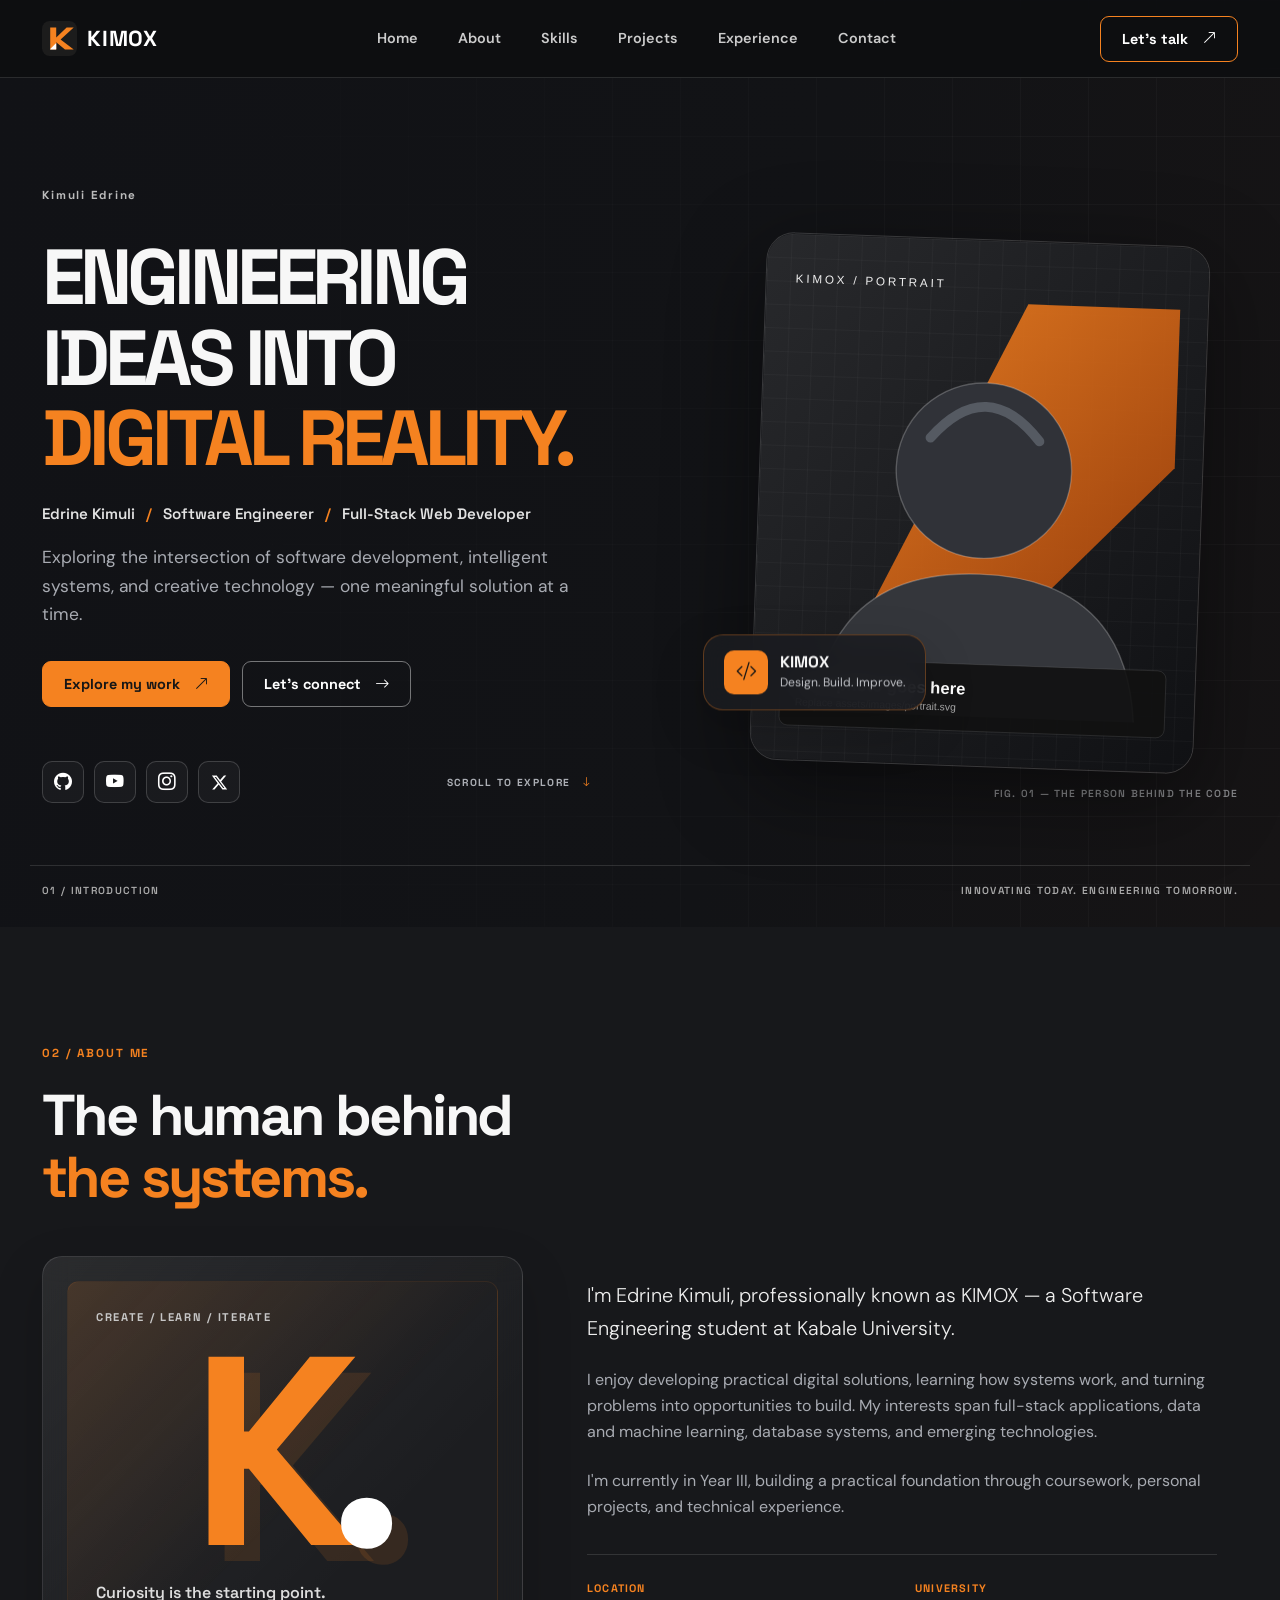
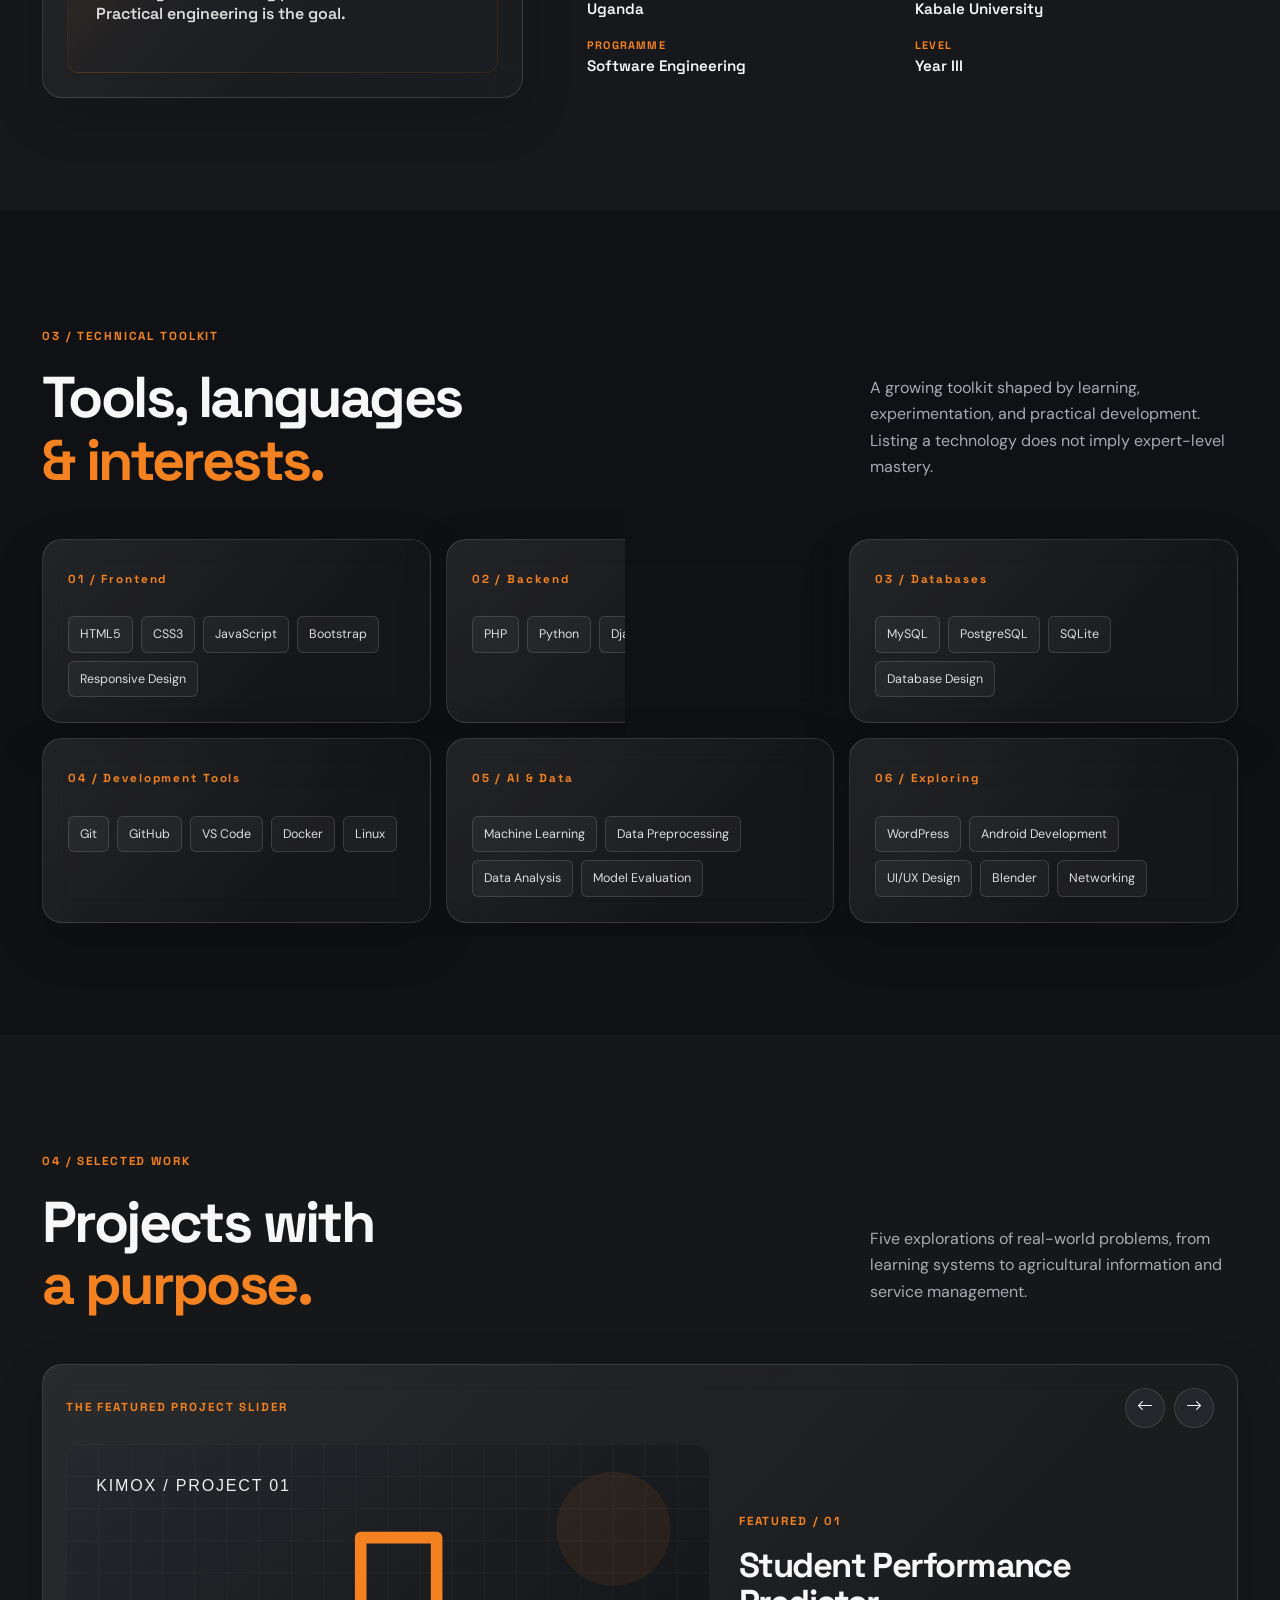
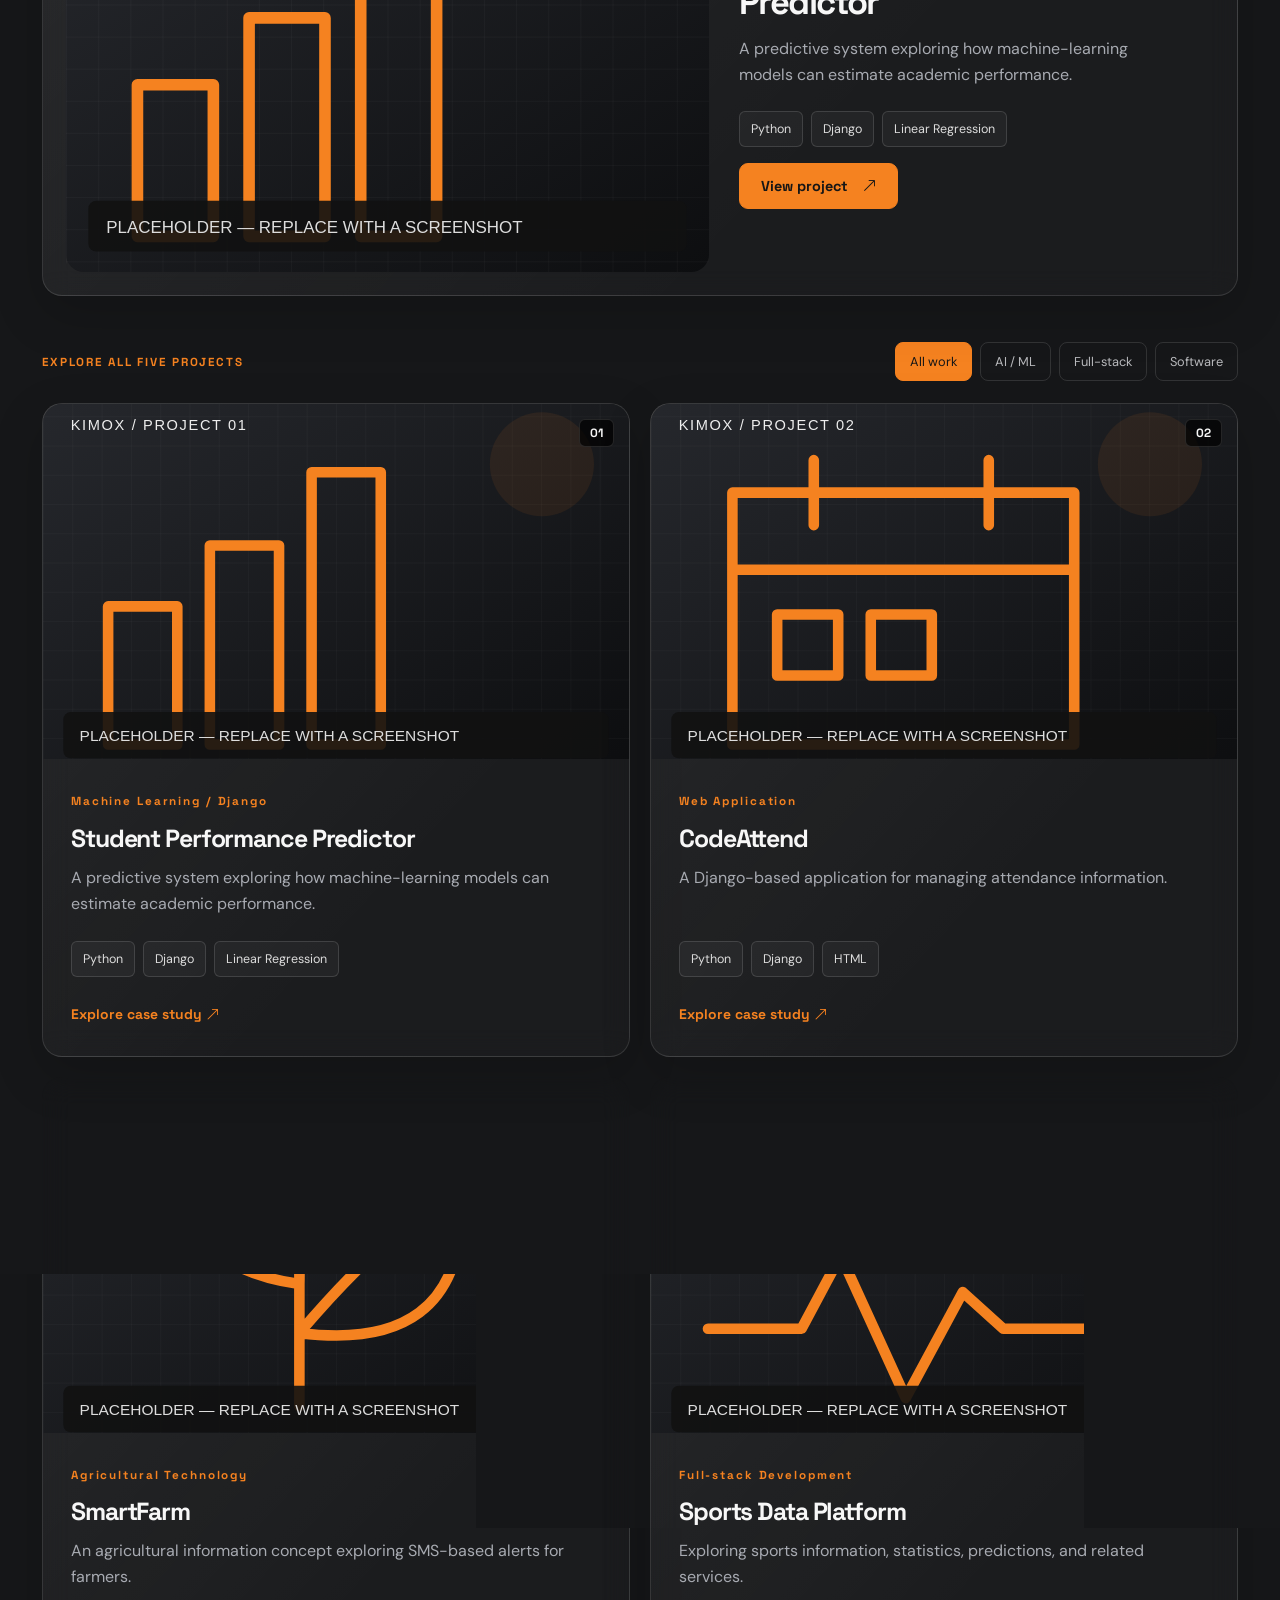
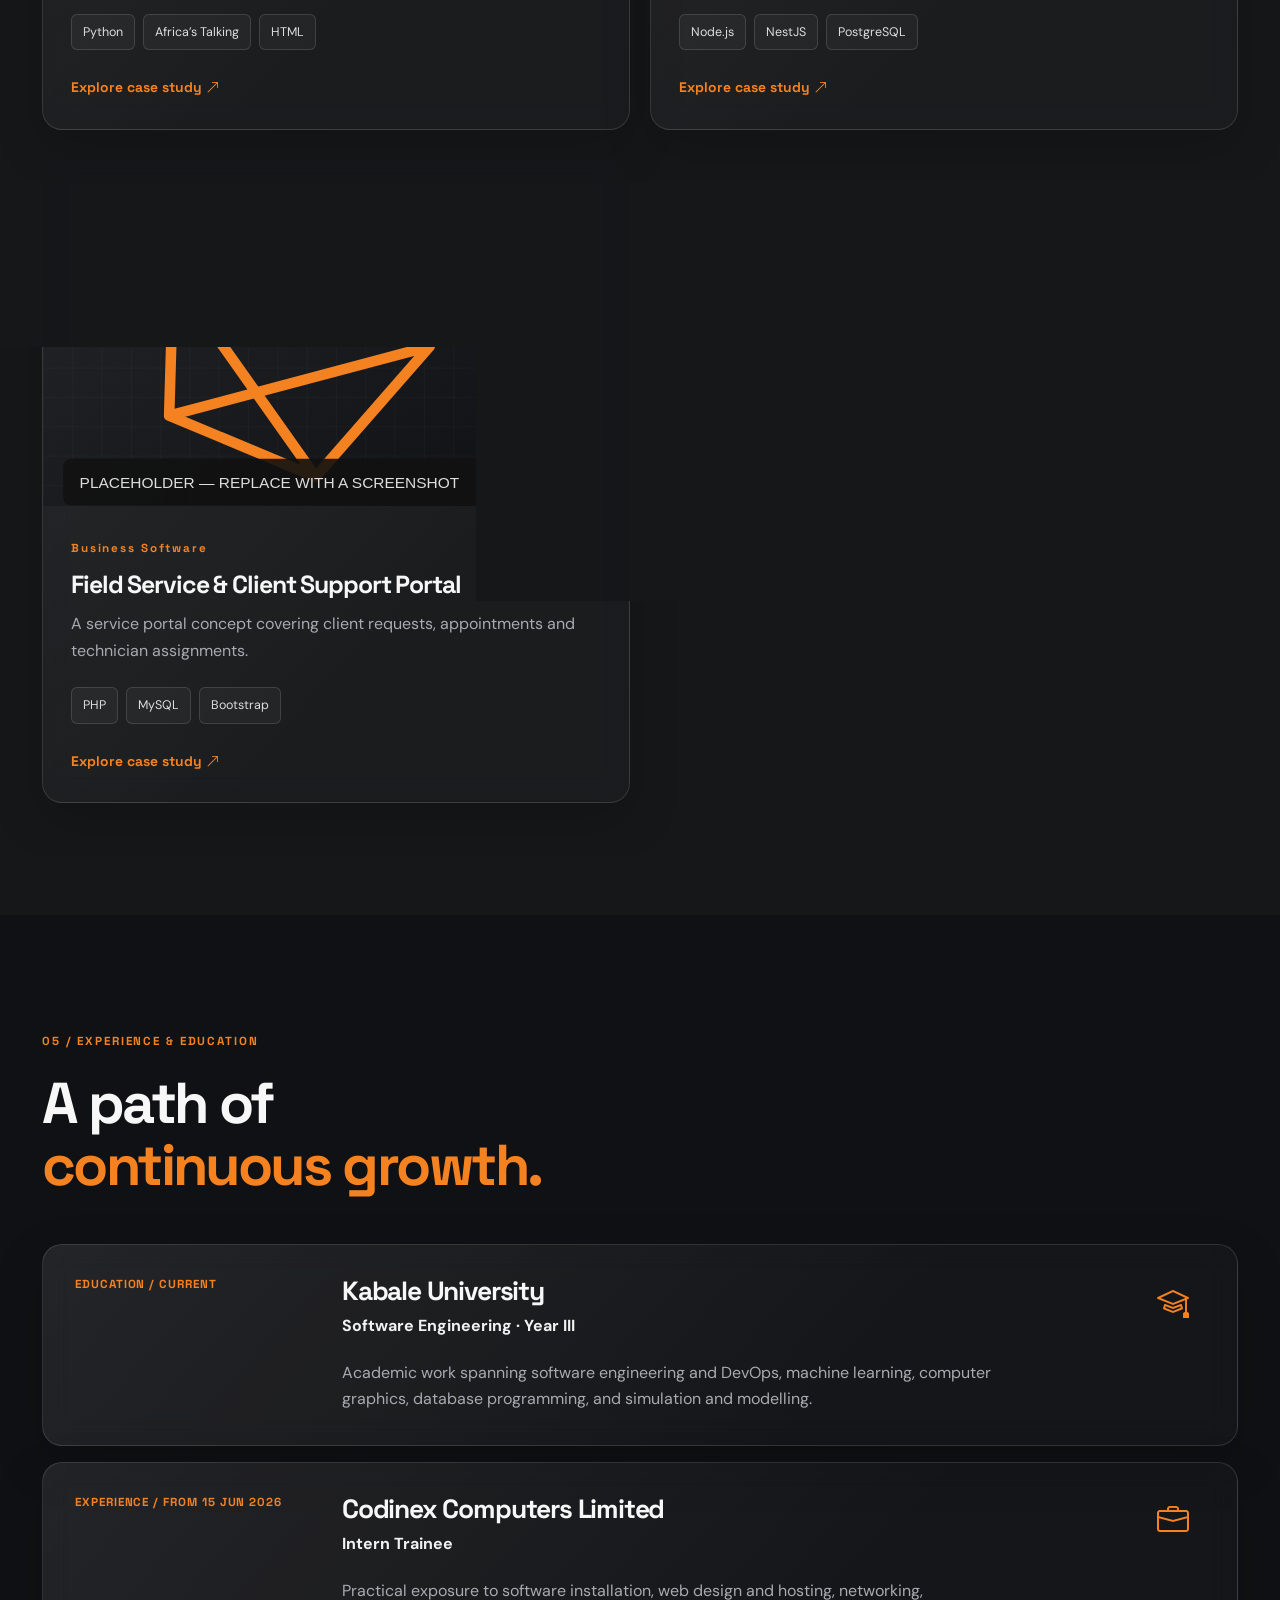
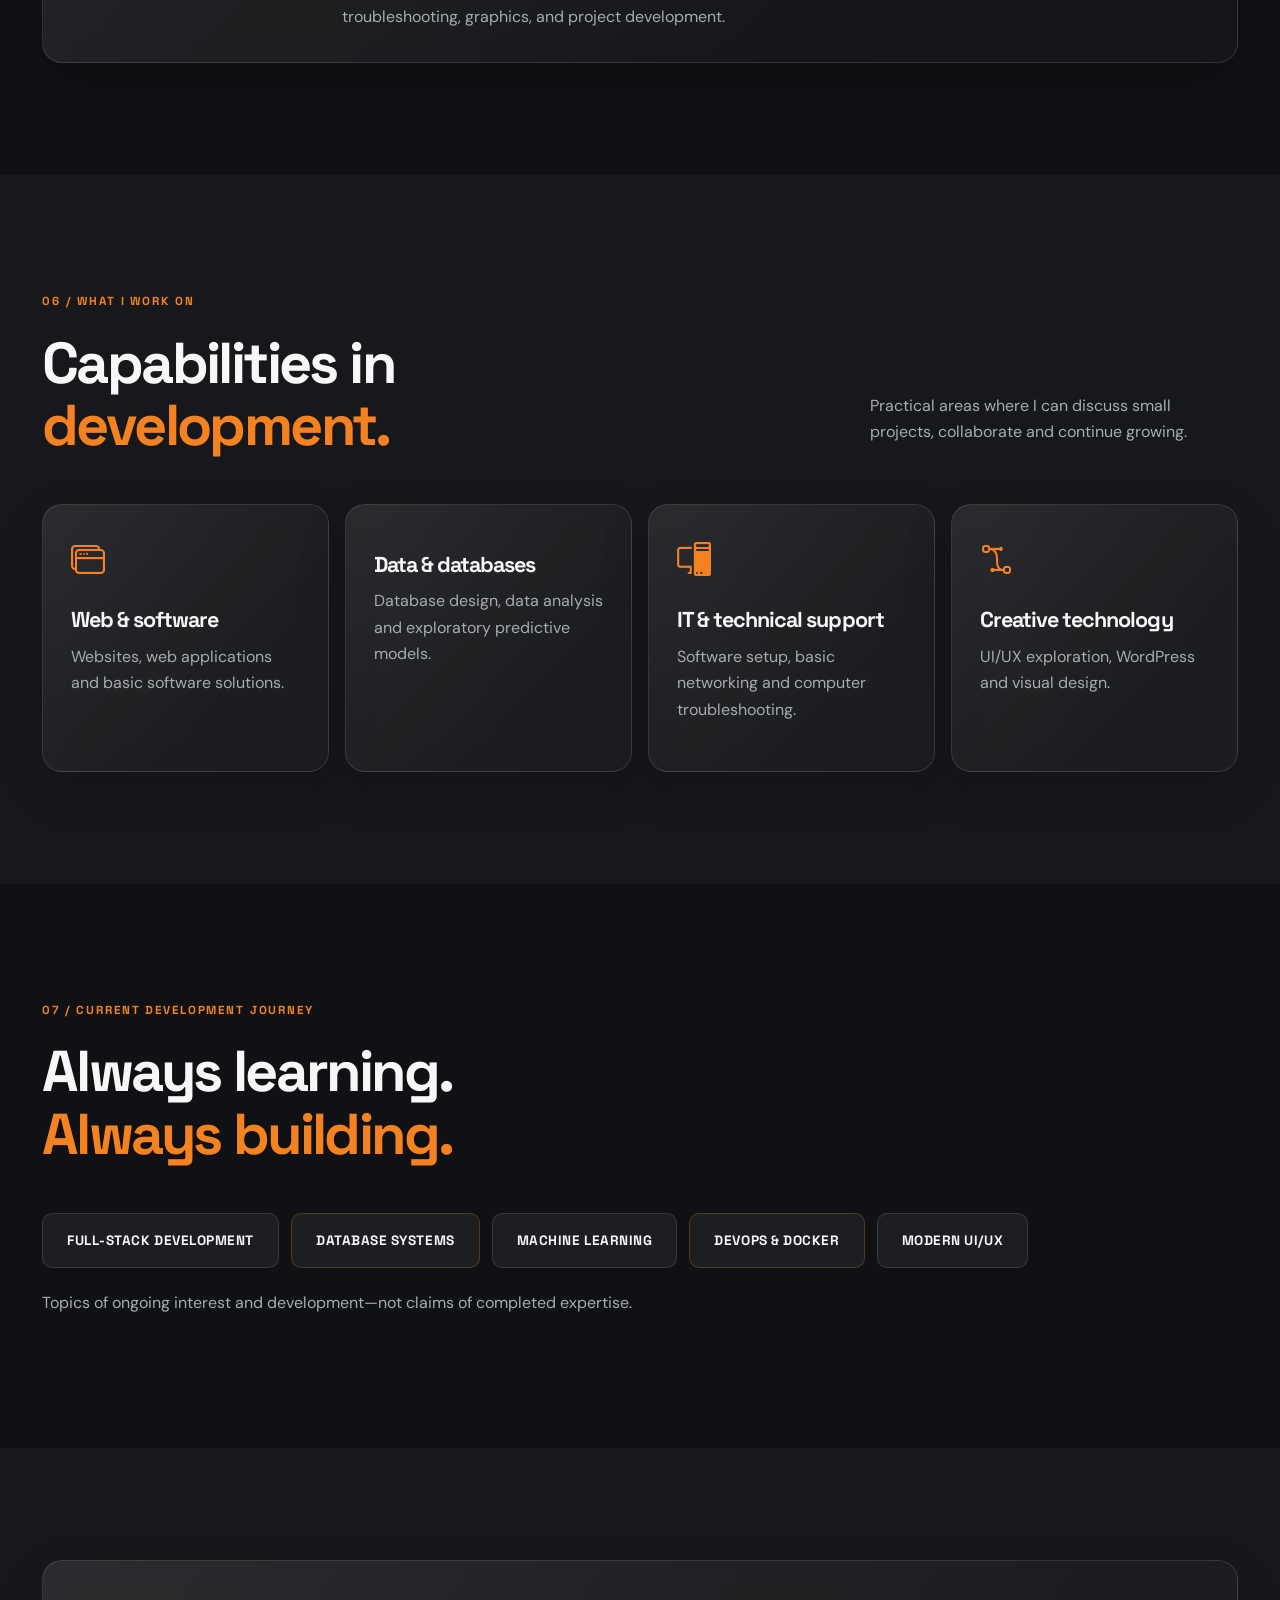
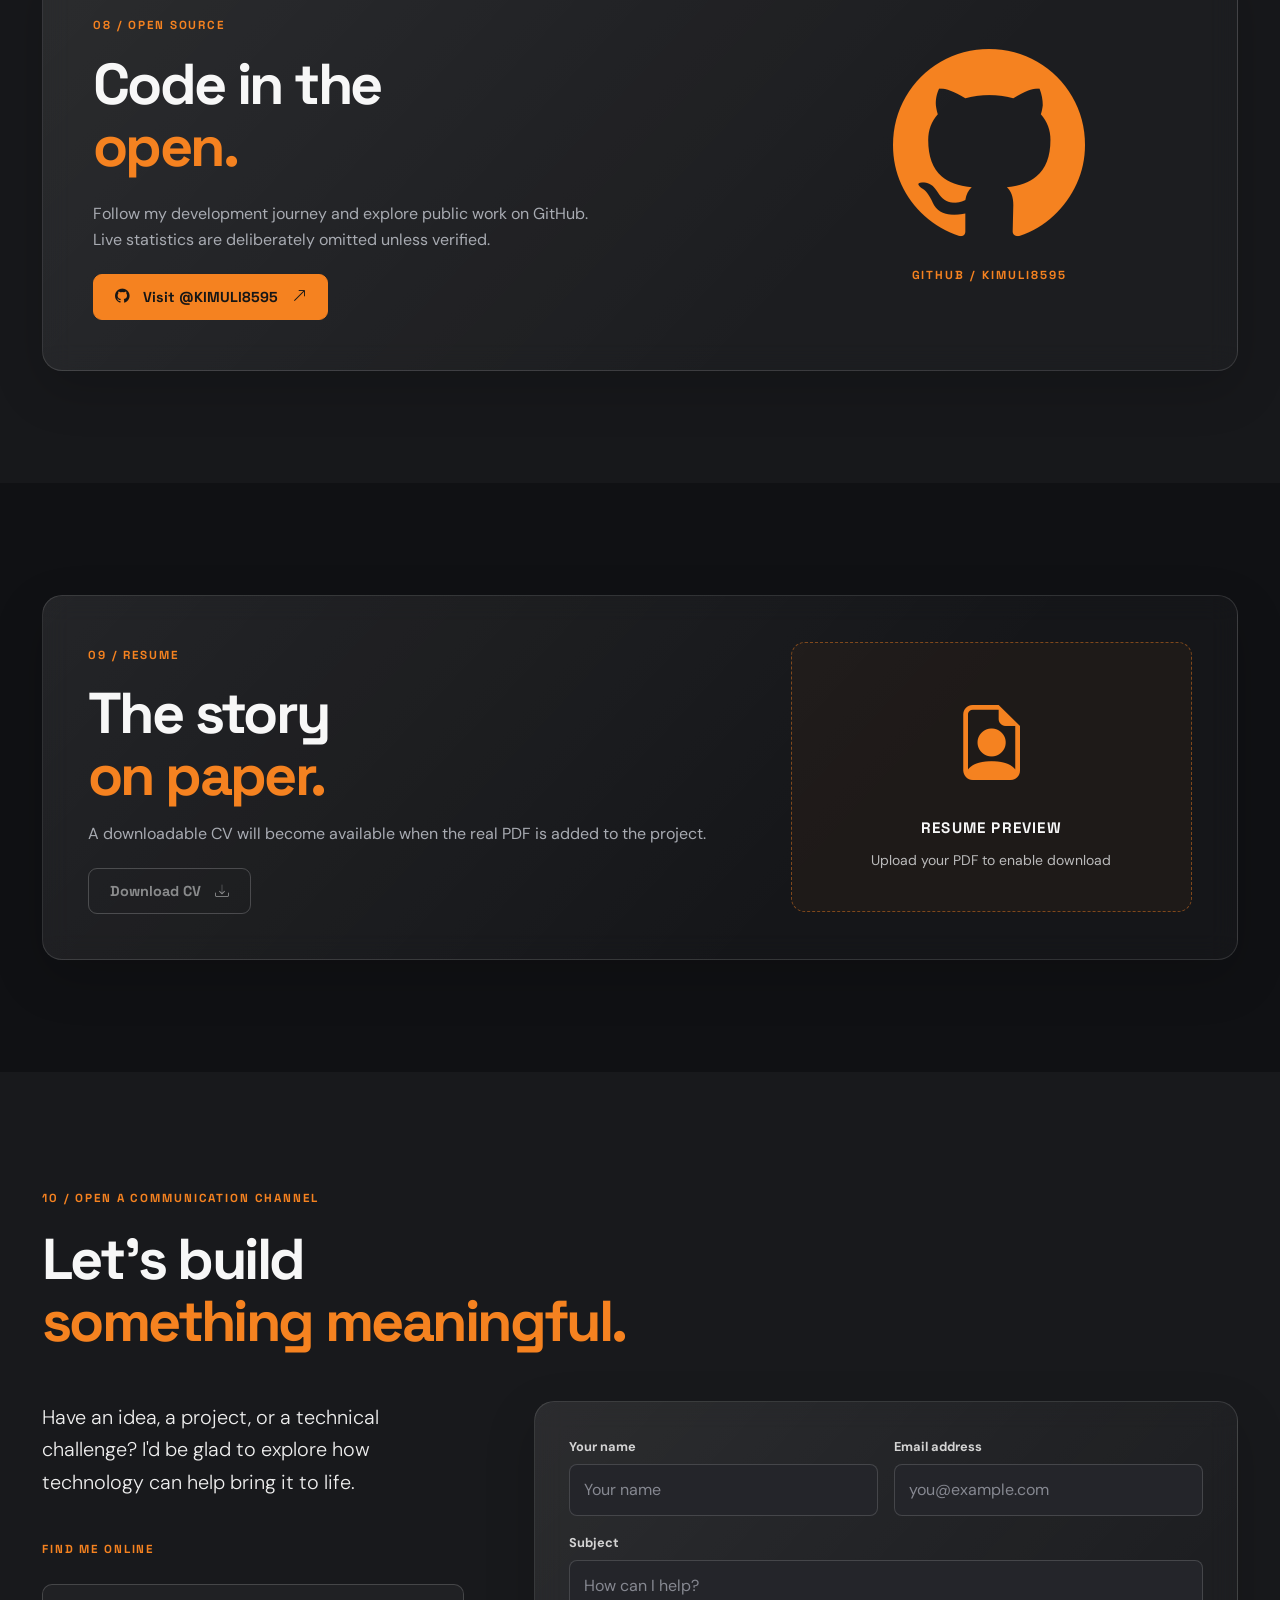
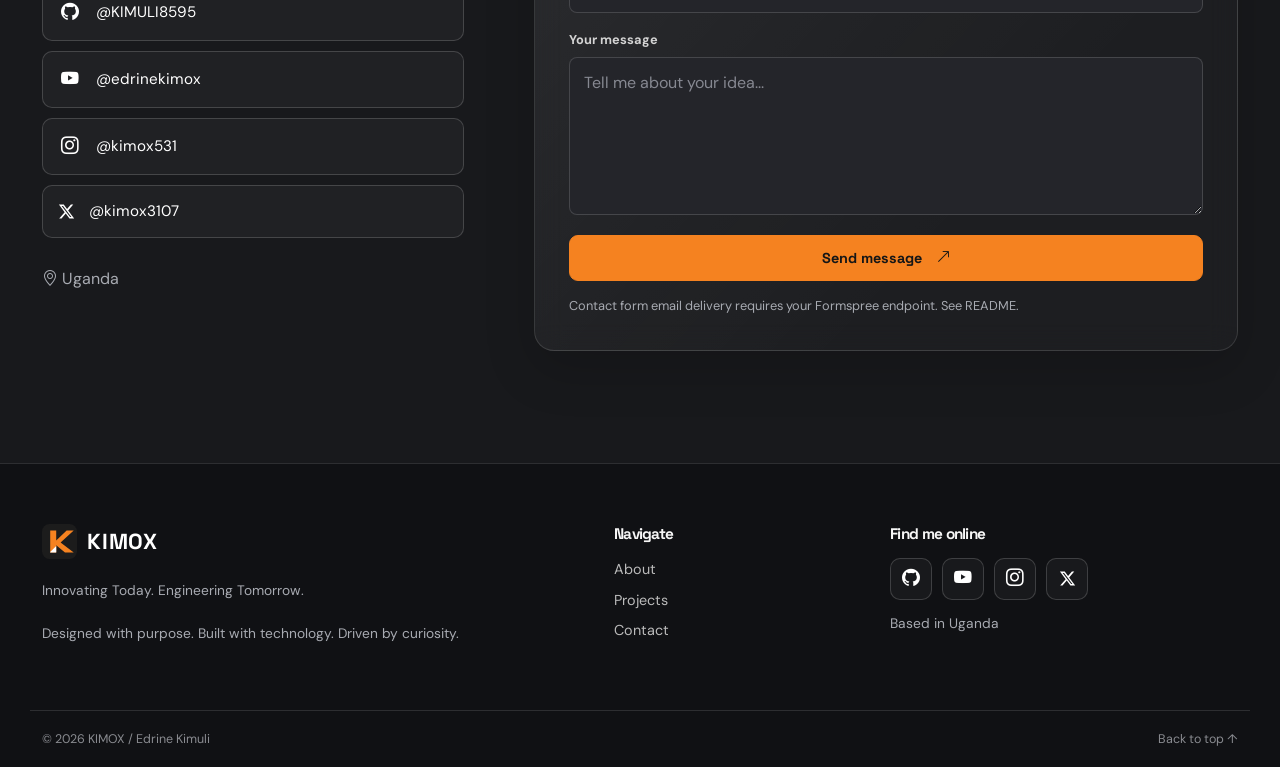
<file: index.html>
<!doctype html><html lang="en"><head><meta charset="utf-8"><meta name="viewport" content="width=device-width,initial-scale=1"><meta name="theme-color" content="#121315"><meta name="description" content="Explore the projects, technical interests and journey of Edrine Kimuli, also known as KIMOX, a software engineering student in Uganda."><meta property="og:title" content="KIMOX — Edrine Kimuli"><meta property="og:description" content="Engineering ideas into digital reality."><title>KIMOX — Edrine Kimuli | Digital Workspace</title><link rel="icon" href="assets/icons/kimox-mark.svg" type="image/svg+xml"><link rel="preconnect" href="https://fonts.googleapis.com"><link rel="preconnect" href="https://fonts.gstatic.com" crossorigin><link href="https://fonts.googleapis.com/css2?family=DM+Sans:wght@400;500;600;700&family=Space+Grotesk:wght@400;500;600;700&display=swap" rel="stylesheet"><link href="vendor/bootstrap.min.css" rel="stylesheet"><link href="vendor/bootstrap-icons.min.css" rel="stylesheet"><link href="css/style.css" rel="stylesheet"></head>
<body id="top">
<nav class="navbar navbar-expand-lg fixed-top site-nav" aria-label="Primary navigation"><div class="container"><a class="brand navbar-brand" href="#top" data-brand><img src="assets/icons/kimox-mark.svg" width="35" height="35" alt=""><strong>KIMOX</strong></a><button class="navbar-toggler" type="button" data-bs-toggle="collapse" data-bs-target="#main-nav" aria-controls="main-nav" aria-expanded="false" aria-label="Toggle navigation"><i class="bi bi-list"></i></button><div class="collapse navbar-collapse" id="main-nav"><ul class="navbar-nav mx-auto gap-lg-3"><li class="nav-item"><a class="nav-link" href="#top">Home</a></li><li class="nav-item"><a class="nav-link" href="#about">About</a></li><li class="nav-item"><a class="nav-link" href="#skills">Skills</a></li><li class="nav-item"><a class="nav-link" href="#projects">Projects</a></li><li class="nav-item"><a class="nav-link" href="#experience">Experience</a></li><li class="nav-item"><a class="nav-link" href="#contact">Contact</a></li></ul><a href="#contact" class="btn btn-outline-brand nav-cta">Let's talk <i class="bi bi-arrow-up-right"></i></a></div></div></nav>
<main>
<section class="hero" aria-labelledby="hero-title"><div class="container hero-grid"><div class="hero-copy"><span class="eyebrow hero-label"> Kimuli Edrine</span><h1 id="hero-title">ENGINEERING<br>IDEAS INTO<br><em>DIGITAL REALITY.</em></h1><p class="hero-role">Edrine Kimuli <span class="slash">/</span> Software Engineerer <span class="slash">/</span> Full-Stack Web Developer</p><p class="hero-intro">Exploring the intersection of software development, intelligent systems, and creative technology — one meaningful solution at a time.</p><div class="hero-actions"><a class="btn btn-brand" href="#projects">Explore my work <i class="bi bi-arrow-up-right"></i></a><a class="btn btn-outline-light-custom" href="#contact">Let's connect <i class="bi bi-arrow-right"></i></a></div><div class="hero-bottom"><div class="social-row" data-socials></div><span class="hero-side-note">SCROLL TO EXPLORE <i class="bi bi-arrow-down"></i></span></div></div><div class="hero-art"><div class="hero-orbit orbit-one"></div><div class="hero-orbit orbit-two"></div><div class="portrait-frame"><img data-portrait src="assets/images/portrait.svg" alt="Editable illustrated portrait placeholder for Edrine Kimuli"/><div class="floating-badge glass"><span class="badge-icon"><i class="bi bi-code-slash"></i></span><span><strong>KIMOX</strong><small>Design. Build. Improve.</small></span></div></div><div class="hero-art-caption">FIG. 01 — THE PERSON BEHIND THE CODE</div></div></div><div class="hero-stripe container"><span>01 / INTRODUCTION</span><span>INNOVATING TODAY. ENGINEERING TOMORROW.</span></div></section>
<section class="section about-section" id="about"><div class="container"><div class="section-heading reveal"><span class="eyebrow">02 / ABOUT ME</span><h2>The human behind<br><span class="accent">the systems.</span></h2></div><div class="about-layout"><div class="glass about-visual reveal"><div class="about-visual-inner"><span>CREATE / LEARN / ITERATE</span><div class="abstract-k">K<span>.</span></div><p>Curiosity is the starting point.<br>Practical engineering is the goal.</p></div></div><div class="about-copy reveal"><p class="lead">I'm Edrine Kimuli, professionally known as KIMOX — a Software Engineering student at Kabale University.</p><p>I enjoy developing practical digital solutions, learning how systems work, and turning problems into opportunities to build. My interests span full-stack applications, data and machine learning, database systems, and emerging technologies.</p><p>I'm currently in Year III, building a practical foundation through coursework, personal projects, and technical experience.</p><div class="fact-grid"><div><span>LOCATION</span><strong>Uganda</strong></div><div><span>UNIVERSITY</span><strong>Kabale University</strong></div><div><span>PROGRAMME</span><strong>Software Engineering</strong></div><div><span>LEVEL</span><strong>Year III</strong></div></div></div></div></div></section>
<section class="section" id="skills"><div class="container"><div class="section-heading section-split reveal"><div><span class="eyebrow">03 / TECHNICAL TOOLKIT</span><h2>Tools, languages<br><span class="accent">& interests.</span></h2></div><p>A growing toolkit shaped by learning, experimentation, and practical development. Listing a technology does not imply expert-level mastery.</p></div><div class="skills-matrix" id="skills-matrix"></div></div></section>
<section class="section projects-section" id="projects"><div class="container"><div class="section-heading section-split reveal"><div><span class="eyebrow">04 / SELECTED WORK</span><h2>Projects with<br><span class="accent">a purpose.</span></h2></div><p>Five explorations of real-world problems, from learning systems to agricultural information and service management.</p></div><div class="featured-shell glass reveal"><div class="feature-head"><span class="eyebrow">THE FEATURED PROJECT SLIDER</span><div class="slider-controls"><button type="button" data-bs-target="#projectCarousel" data-bs-slide="prev" aria-label="Previous project"><i class="bi bi-arrow-left"></i></button><button type="button" data-bs-target="#projectCarousel" data-bs-slide="next" aria-label="Next project"><i class="bi bi-arrow-right"></i></button></div></div><div id="projectCarousel" class="carousel slide" data-bs-ride="false" data-bs-touch="true" aria-label="Featured projects"><div class="carousel-inner" id="featured-slides"></div></div></div><div class="subsection-head"><span class="eyebrow">EXPLORE ALL FIVE PROJECTS</span><div class="filter-bar" aria-label="Filter projects"><button class="filter-btn active" data-filter="all">All work</button><button class="filter-btn" data-filter="Machine Learning / Django">AI / ML</button><button class="filter-btn" data-filter="Full-stack Development">Full-stack</button><button class="filter-btn" data-filter="Business Software">Software</button></div></div><div class="projects-grid" id="project-grid"></div></div></section>
<section class="section" id="experience"><div class="container"><div class="section-heading reveal"><span class="eyebrow">05 / EXPERIENCE & EDUCATION</span><h2>A path of<br><span class="accent">continuous growth.</span></h2></div><div class="timeline"><div class="timeline-item glass reveal"><div class="timeline-date">EDUCATION / CURRENT</div><div><h3>Kabale University</h3><p class="strong-sub">Software Engineering · Year III</p><p>Academic work spanning software engineering and DevOps, machine learning, computer graphics, database programming, and simulation and modelling.</p></div><i class="bi bi-mortarboard timeline-icon"></i></div><div class="timeline-item glass reveal"><div class="timeline-date">EXPERIENCE / FROM 15 JUN 2026</div><div><h3>Codinex Computers Limited</h3><p class="strong-sub">Intern Trainee</p><p>Practical exposure to software installation, web design and hosting, networking, troubleshooting, graphics, and project development.</p></div><i class="bi bi-briefcase timeline-icon"></i></div></div></div></section>
<section class="section services-section" id="services"><div class="container"><div class="section-heading section-split reveal"><div><span class="eyebrow">06 / WHAT I WORK ON</span><h2>Capabilities in<br><span class="accent">development.</span></h2></div><p>Practical areas where I can discuss small projects, collaborate and continue growing.</p></div><div class="service-grid"><article class="service glass reveal"><i class="bi bi-window-stack"></i><h3>Web & software</h3><p>Websites, web applications and basic software solutions.</p></article><article class="service glass reveal"><i class="bi bi-database"></i><h3>Data & databases</h3><p>Database design, data analysis and exploratory predictive models.</p></article><article class="service glass reveal"><i class="bi bi-pc-display"></i><h3>IT & technical support</h3><p>Software setup, basic networking and computer troubleshooting.</p></article><article class="service glass reveal"><i class="bi bi-bezier2"></i><h3>Creative technology</h3><p>UI/UX exploration, WordPress and visual design.</p></article></div></div></section>
<section class="section" id="journey"><div class="container"><div class="section-heading reveal"><span class="eyebrow">07 / CURRENT DEVELOPMENT JOURNEY</span><h2>Always learning.<br><span class="accent">Always building.</span></h2></div><div class="journey-strip reveal"><span>FULL-STACK DEVELOPMENT</span><span>DATABASE SYSTEMS</span><span>MACHINE LEARNING</span><span>DEVOPS & DOCKER</span><span>MODERN UI/UX</span></div><p class="journey-caption">Topics of ongoing interest and development—not claims of completed expertise.</p></div></section>
<section class="section github-section" id="github"><div class="container"><div class="github-layout glass reveal"><div><span class="eyebrow">08 / OPEN SOURCE</span><h2>Code in the<br><span class="accent">open.</span></h2><p>Follow my development journey and explore public work on GitHub. Live statistics are deliberately omitted unless verified.</p><a href="https://github.com/KIMULI8595" rel="noopener noreferrer" target="_blank" class="btn btn-brand"><i class="bi bi-github"></i> Visit @KIMULI8595 <i class="bi bi-arrow-up-right"></i></a></div><div class="github-art"><i class="bi bi-github" aria-hidden="true"></i><span>GITHUB / KIMULI8595</span></div></div></div></section>
<section class="section resume-section" id="resume"><div class="container"><div class="resume-layout glass reveal"><div><span class="eyebrow">09 / RESUME</span><h2>The story<br><span class="accent">on paper.</span></h2><p>A downloadable CV will become available when the real PDF is added to the project.</p><a data-cv aria-disabled="true" class="btn btn-outline-light-custom">Download CV <i class="bi bi-download"></i></a></div><div class="cv-card"><i class="bi bi-file-earmark-person"></i><span>RESUME PREVIEW</span><small>Upload your PDF to enable download</small></div></div></div></section>
<section class="section contact-section" id="contact"><div class="container"><div class="section-heading reveal"><span class="eyebrow">10 / OPEN A COMMUNICATION CHANNEL</span><h2>Let's build<br><span class="accent">something meaningful.</span></h2></div><div class="contact-layout"><div class="contact-info reveal"><p class="lead">Have an idea, a project, or a technical challenge? I'd be glad to explore how technology can help bring it to life.</p><span class="eyebrow">FIND ME ONLINE</span><div class="social-list" data-socials="labels"></div><p class="muted contact-location"><i class="bi bi-geo-alt"></i> Uganda</p></div><form id="contact-form" class="contact-form glass reveal" novalidate><div class="row g-3"><div class="col-md-6"><label for="contact-name">Your name</label><input required maxlength="90" type="text" id="contact-name" name="name" placeholder="Your name"></div><div class="col-md-6"><label for="contact-email">Email address</label><input required type="email" maxlength="180" id="contact-email" name="email" placeholder="you@example.com"></div><div class="col-12"><label for="contact-subject">Subject</label><input required maxlength="120" type="text" id="contact-subject" name="subject" placeholder="How can I help?"></div><div class="col-12"><label for="contact-message">Your message</label><textarea required minlength="10" maxlength="5000" id="contact-message" name="message" placeholder="Tell me about your idea..." rows="5"></textarea></div></div><div class="visually-hidden" aria-hidden="true"><label for="gotcha">Leave this blank</label><input type="text" id="gotcha" name="_gotcha" tabindex="-1" autocomplete="off"></div><button class="btn btn-brand w-100" type="submit">Send message <i class="bi bi-arrow-up-right"></i></button><p class="form-feedback" id="form-feedback" role="status" aria-live="polite">Contact form email delivery requires your Formspree endpoint. See README.</p></form></div></div></section>
</main><footer class="site-footer" id="site-footer"></footer><script src="vendor/bootstrap.bundle.min.js"></script><script src="js/data.js"></script><script src="js/main.js"></script></body></html>
</file>
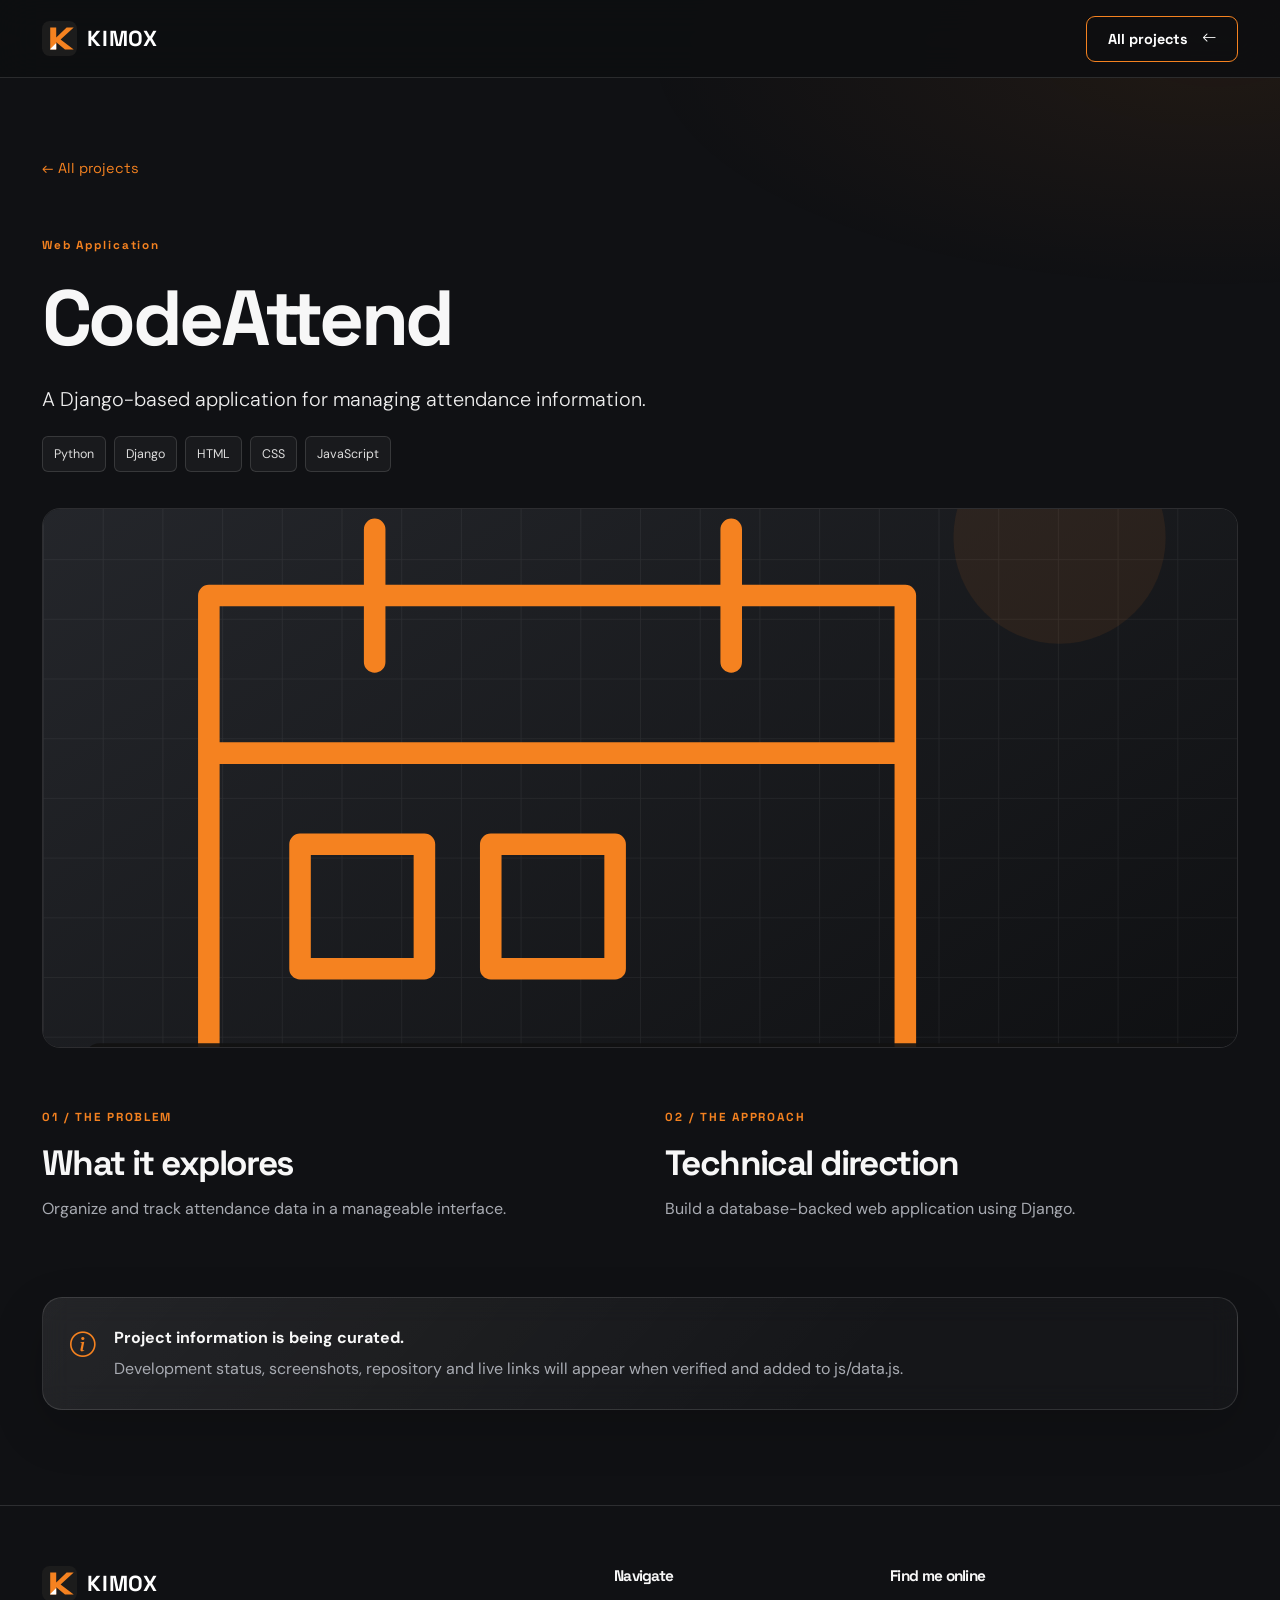
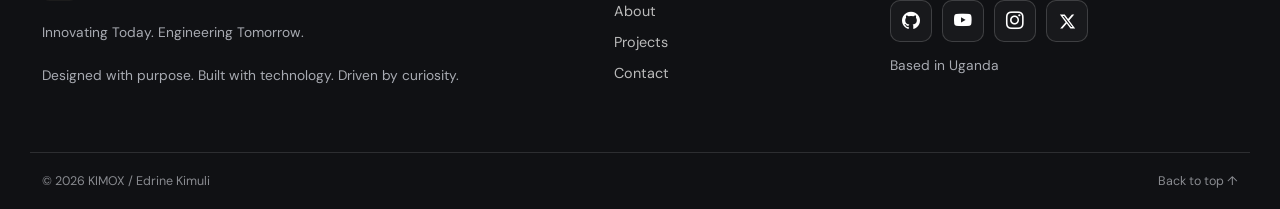
<file: projects/codeattend.html>
<!doctype html><html lang="en"><head><meta charset="utf-8"><meta name="viewport" content="width=device-width,initial-scale=1"><meta name="theme-color" content="#121315"><title>Project — KIMOX</title><link rel="icon" type="image/svg+xml" href="../assets/icons/kimox-mark.svg"><link rel="preconnect" href="https://fonts.googleapis.com"><link rel="preconnect" href="https://fonts.gstatic.com" crossorigin><link href="https://fonts.googleapis.com/css2?family=DM+Sans:wght@400;500;600;700&family=Space+Grotesk:wght@400;500;600;700&display=swap" rel="stylesheet"><link href="../vendor/bootstrap.min.css" rel="stylesheet"><link href="../vendor/bootstrap-icons.min.css" rel="stylesheet"><link rel="stylesheet" href="../css/style.css"></head><body id="top" data-depth="project"><nav class="navbar navbar-expand-lg fixed-top site-nav"><div class="container"><a href="../index.html" class="brand navbar-brand" data-brand><img src="../assets/icons/kimox-mark.svg" width="35" height="35" alt=""><strong>KIMOX</strong></a><a href="../index.html#projects" class="btn btn-outline-brand">All projects <i class="bi bi-arrow-left"></i></a></div></nav><main class="project-page" id="project-detail" data-slug="codeattend"></main><footer class="site-footer" id="site-footer"></footer><script src="../vendor/bootstrap.bundle.min.js"></script><script src="../js/data.js"></script><script src="../js/main.js"></script></body></html>
</file>
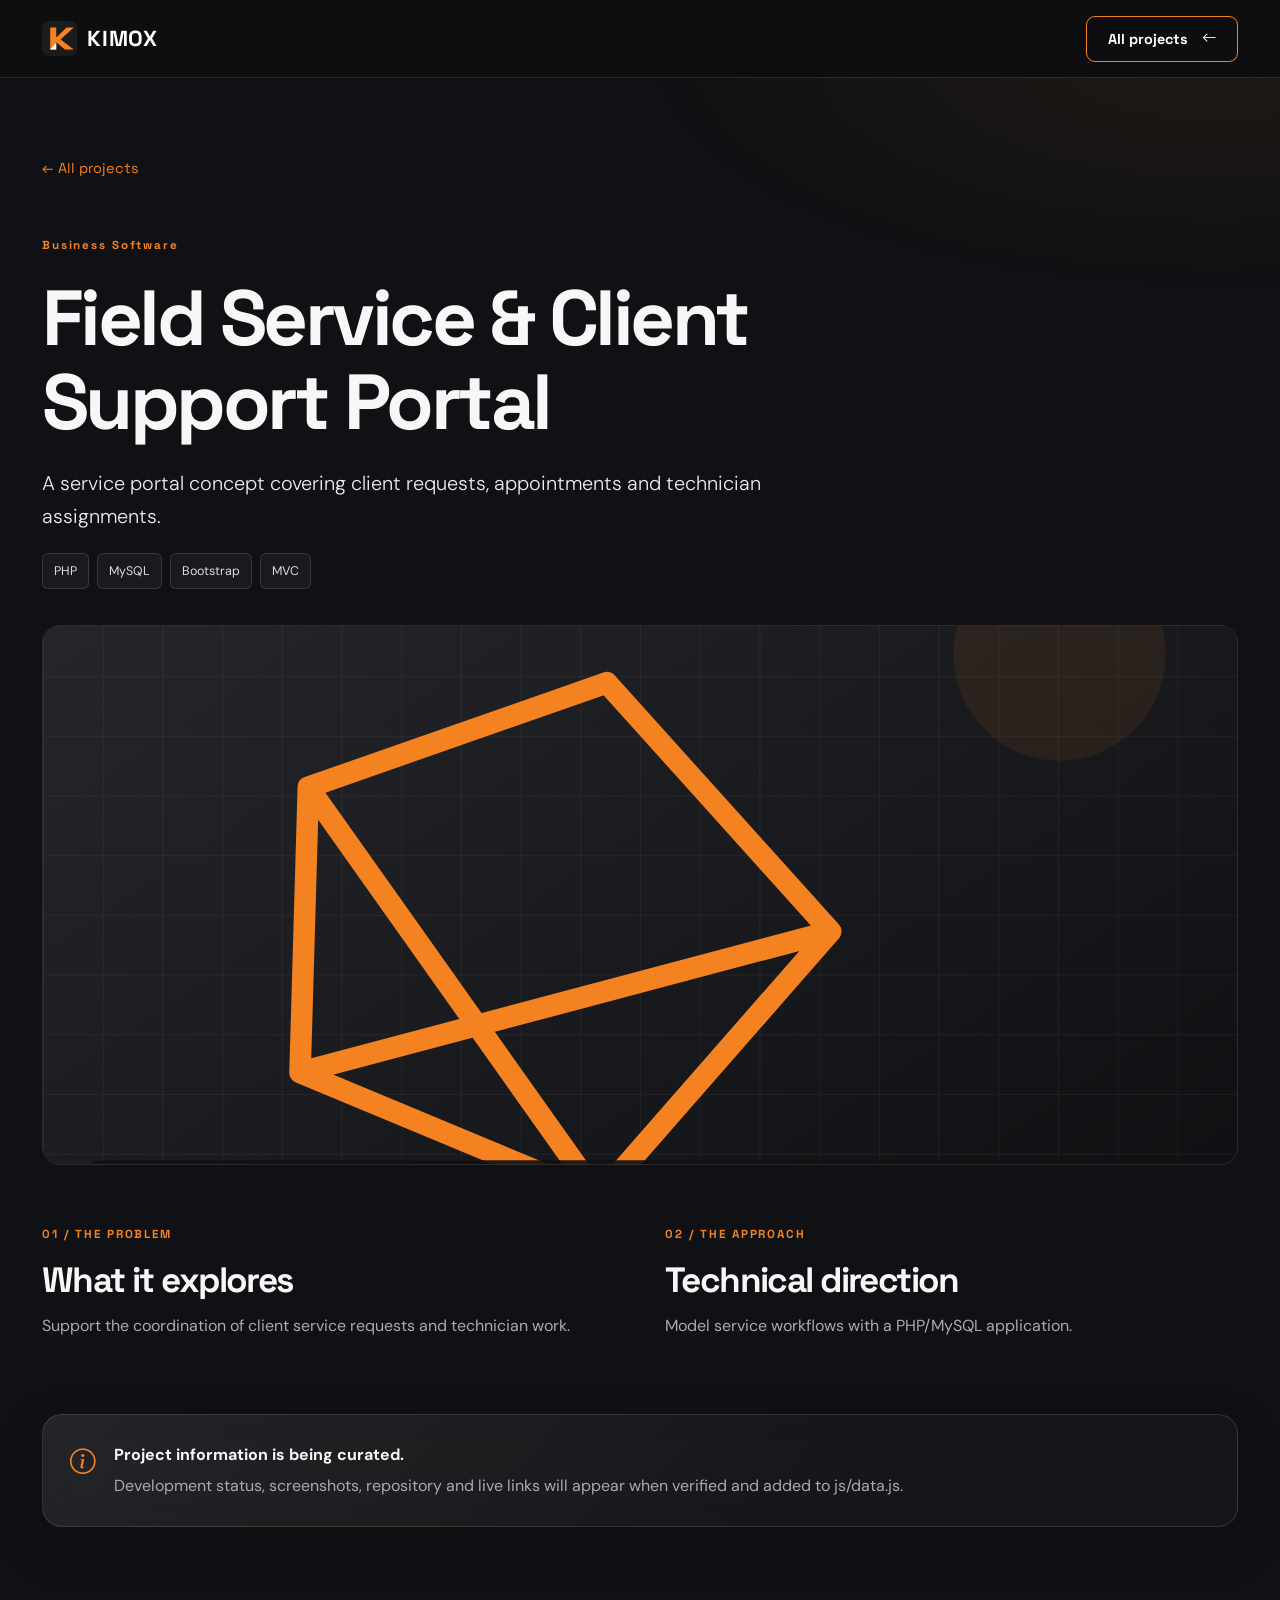
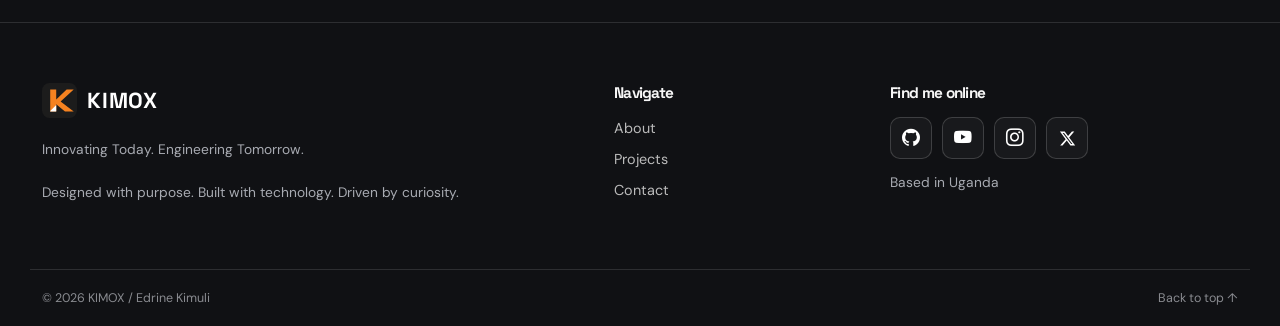
<file: projects/field-service-portal.html>
<!doctype html><html lang="en"><head><meta charset="utf-8"><meta name="viewport" content="width=device-width,initial-scale=1"><meta name="theme-color" content="#121315"><title>Project — KIMOX</title><link rel="icon" type="image/svg+xml" href="../assets/icons/kimox-mark.svg"><link rel="preconnect" href="https://fonts.googleapis.com"><link rel="preconnect" href="https://fonts.gstatic.com" crossorigin><link href="https://fonts.googleapis.com/css2?family=DM+Sans:wght@400;500;600;700&family=Space+Grotesk:wght@400;500;600;700&display=swap" rel="stylesheet"><link href="../vendor/bootstrap.min.css" rel="stylesheet"><link href="../vendor/bootstrap-icons.min.css" rel="stylesheet"><link rel="stylesheet" href="../css/style.css"></head><body id="top" data-depth="project"><nav class="navbar navbar-expand-lg fixed-top site-nav"><div class="container"><a href="../index.html" class="brand navbar-brand" data-brand><img src="../assets/icons/kimox-mark.svg" width="35" height="35" alt=""><strong>KIMOX</strong></a><a href="../index.html#projects" class="btn btn-outline-brand">All projects <i class="bi bi-arrow-left"></i></a></div></nav><main class="project-page" id="project-detail" data-slug="field-service-portal"></main><footer class="site-footer" id="site-footer"></footer><script src="../vendor/bootstrap.bundle.min.js"></script><script src="../js/data.js"></script><script src="../js/main.js"></script></body></html>
</file>
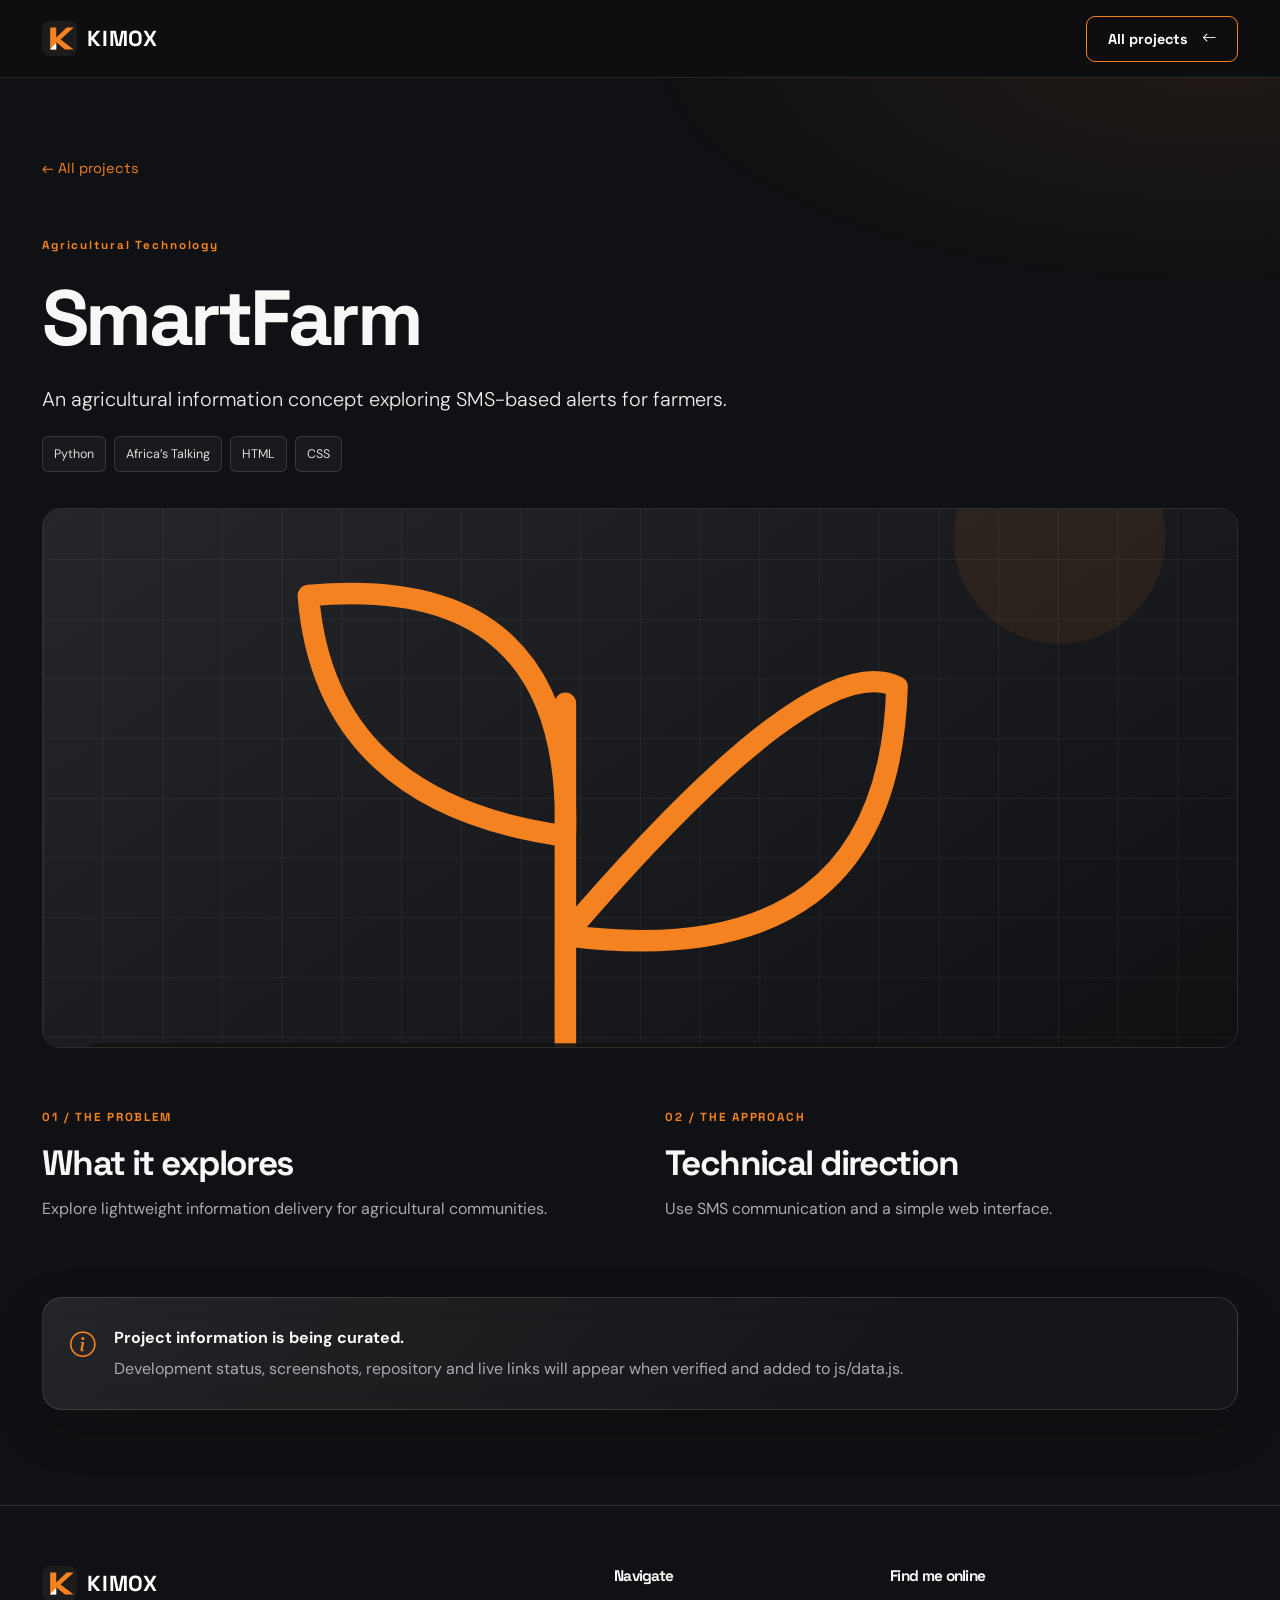
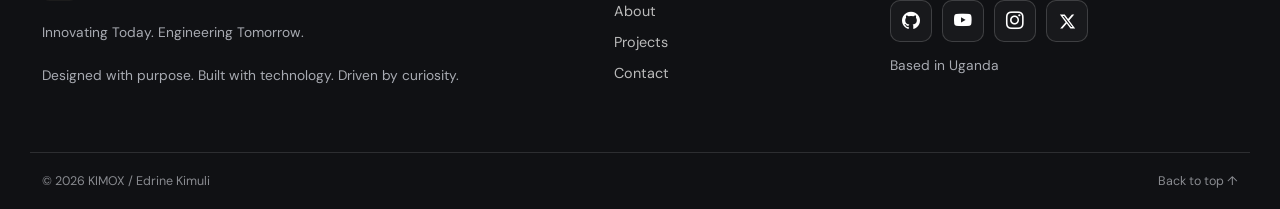
<file: projects/smartfarm.html>
<!doctype html><html lang="en"><head><meta charset="utf-8"><meta name="viewport" content="width=device-width,initial-scale=1"><meta name="theme-color" content="#121315"><title>Project — KIMOX</title><link rel="icon" type="image/svg+xml" href="../assets/icons/kimox-mark.svg"><link rel="preconnect" href="https://fonts.googleapis.com"><link rel="preconnect" href="https://fonts.gstatic.com" crossorigin><link href="https://fonts.googleapis.com/css2?family=DM+Sans:wght@400;500;600;700&family=Space+Grotesk:wght@400;500;600;700&display=swap" rel="stylesheet"><link href="../vendor/bootstrap.min.css" rel="stylesheet"><link href="../vendor/bootstrap-icons.min.css" rel="stylesheet"><link rel="stylesheet" href="../css/style.css"></head><body id="top" data-depth="project"><nav class="navbar navbar-expand-lg fixed-top site-nav"><div class="container"><a href="../index.html" class="brand navbar-brand" data-brand><img src="../assets/icons/kimox-mark.svg" width="35" height="35" alt=""><strong>KIMOX</strong></a><a href="../index.html#projects" class="btn btn-outline-brand">All projects <i class="bi bi-arrow-left"></i></a></div></nav><main class="project-page" id="project-detail" data-slug="smartfarm"></main><footer class="site-footer" id="site-footer"></footer><script src="../vendor/bootstrap.bundle.min.js"></script><script src="../js/data.js"></script><script src="../js/main.js"></script></body></html>
</file>
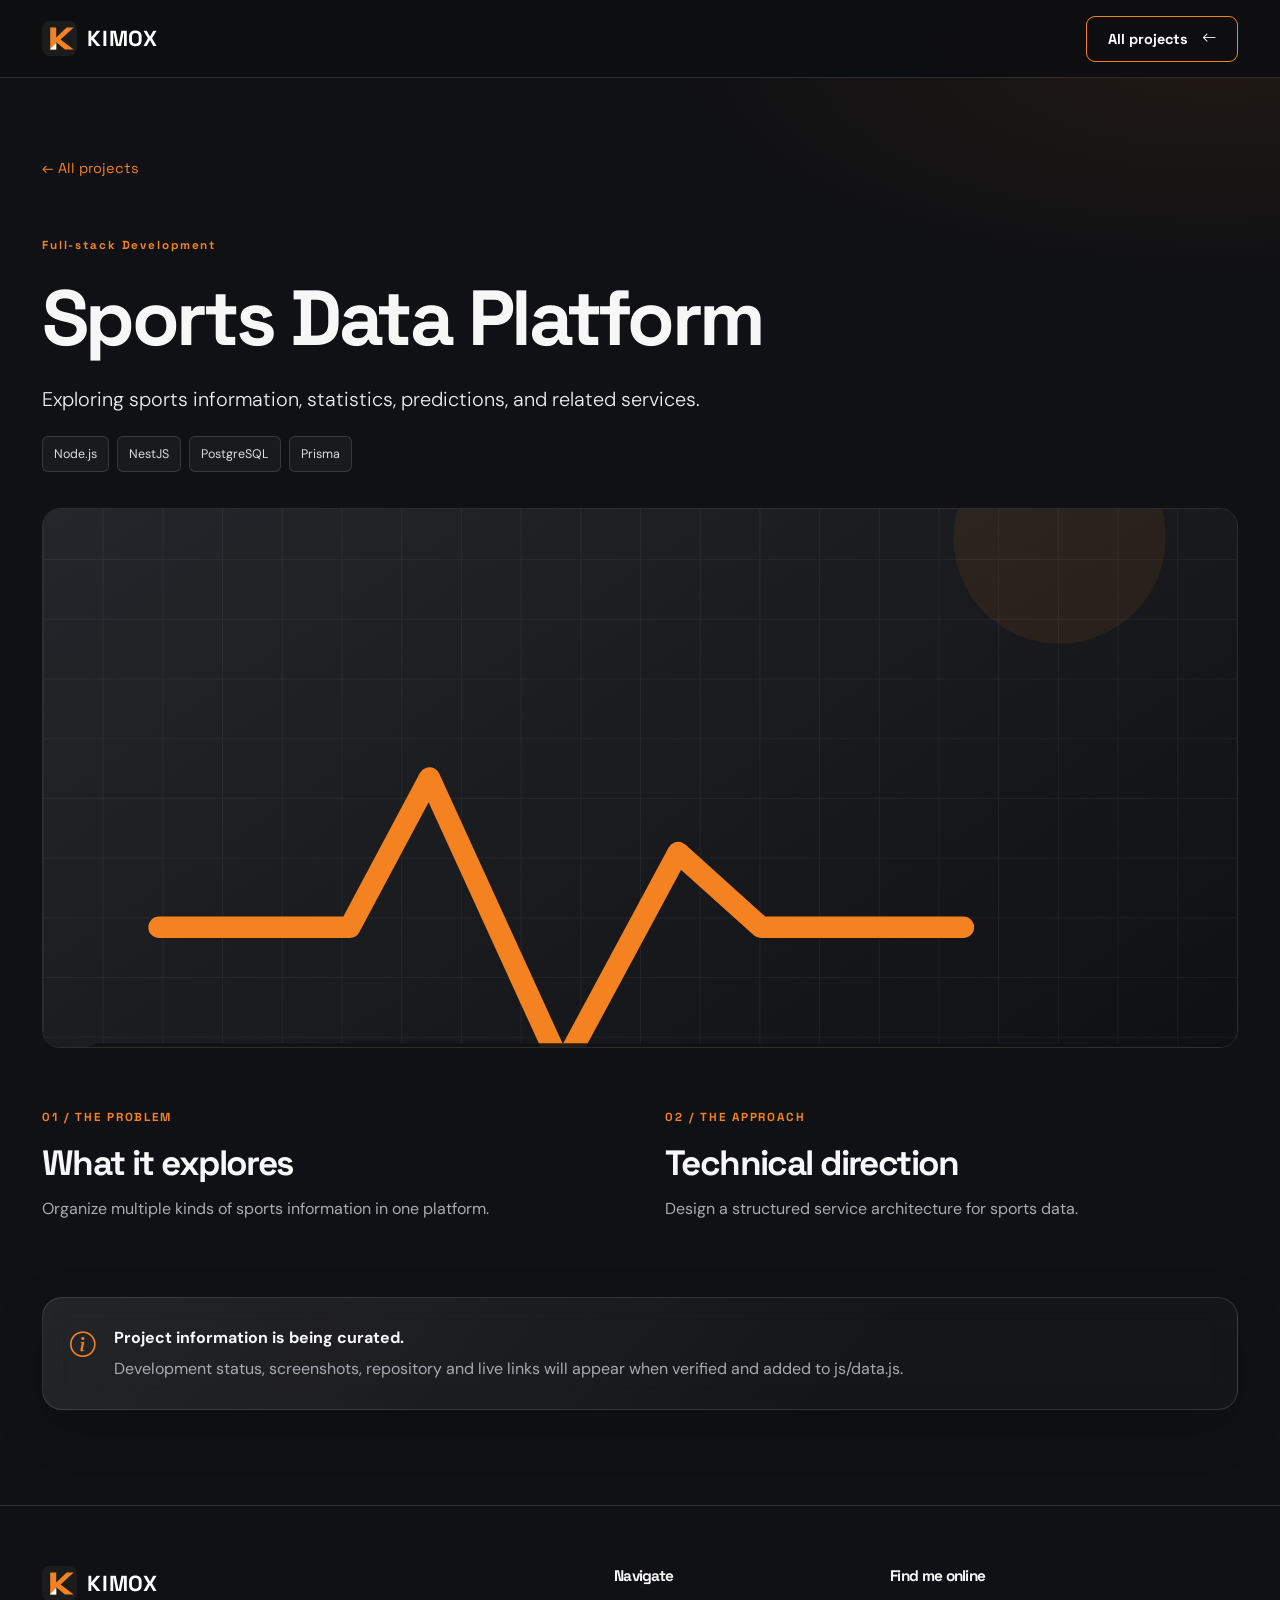
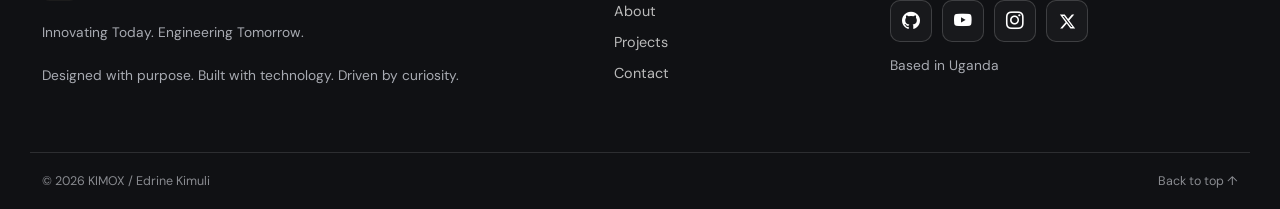
<file: projects/sports-data-platform.html>
<!doctype html><html lang="en"><head><meta charset="utf-8"><meta name="viewport" content="width=device-width,initial-scale=1"><meta name="theme-color" content="#121315"><title>Project — KIMOX</title><link rel="icon" type="image/svg+xml" href="../assets/icons/kimox-mark.svg"><link rel="preconnect" href="https://fonts.googleapis.com"><link rel="preconnect" href="https://fonts.gstatic.com" crossorigin><link href="https://fonts.googleapis.com/css2?family=DM+Sans:wght@400;500;600;700&family=Space+Grotesk:wght@400;500;600;700&display=swap" rel="stylesheet"><link href="../vendor/bootstrap.min.css" rel="stylesheet"><link href="../vendor/bootstrap-icons.min.css" rel="stylesheet"><link rel="stylesheet" href="../css/style.css"></head><body id="top" data-depth="project"><nav class="navbar navbar-expand-lg fixed-top site-nav"><div class="container"><a href="../index.html" class="brand navbar-brand" data-brand><img src="../assets/icons/kimox-mark.svg" width="35" height="35" alt=""><strong>KIMOX</strong></a><a href="../index.html#projects" class="btn btn-outline-brand">All projects <i class="bi bi-arrow-left"></i></a></div></nav><main class="project-page" id="project-detail" data-slug="sports-data-platform"></main><footer class="site-footer" id="site-footer"></footer><script src="../vendor/bootstrap.bundle.min.js"></script><script src="../js/data.js"></script><script src="../js/main.js"></script></body></html>
</file>
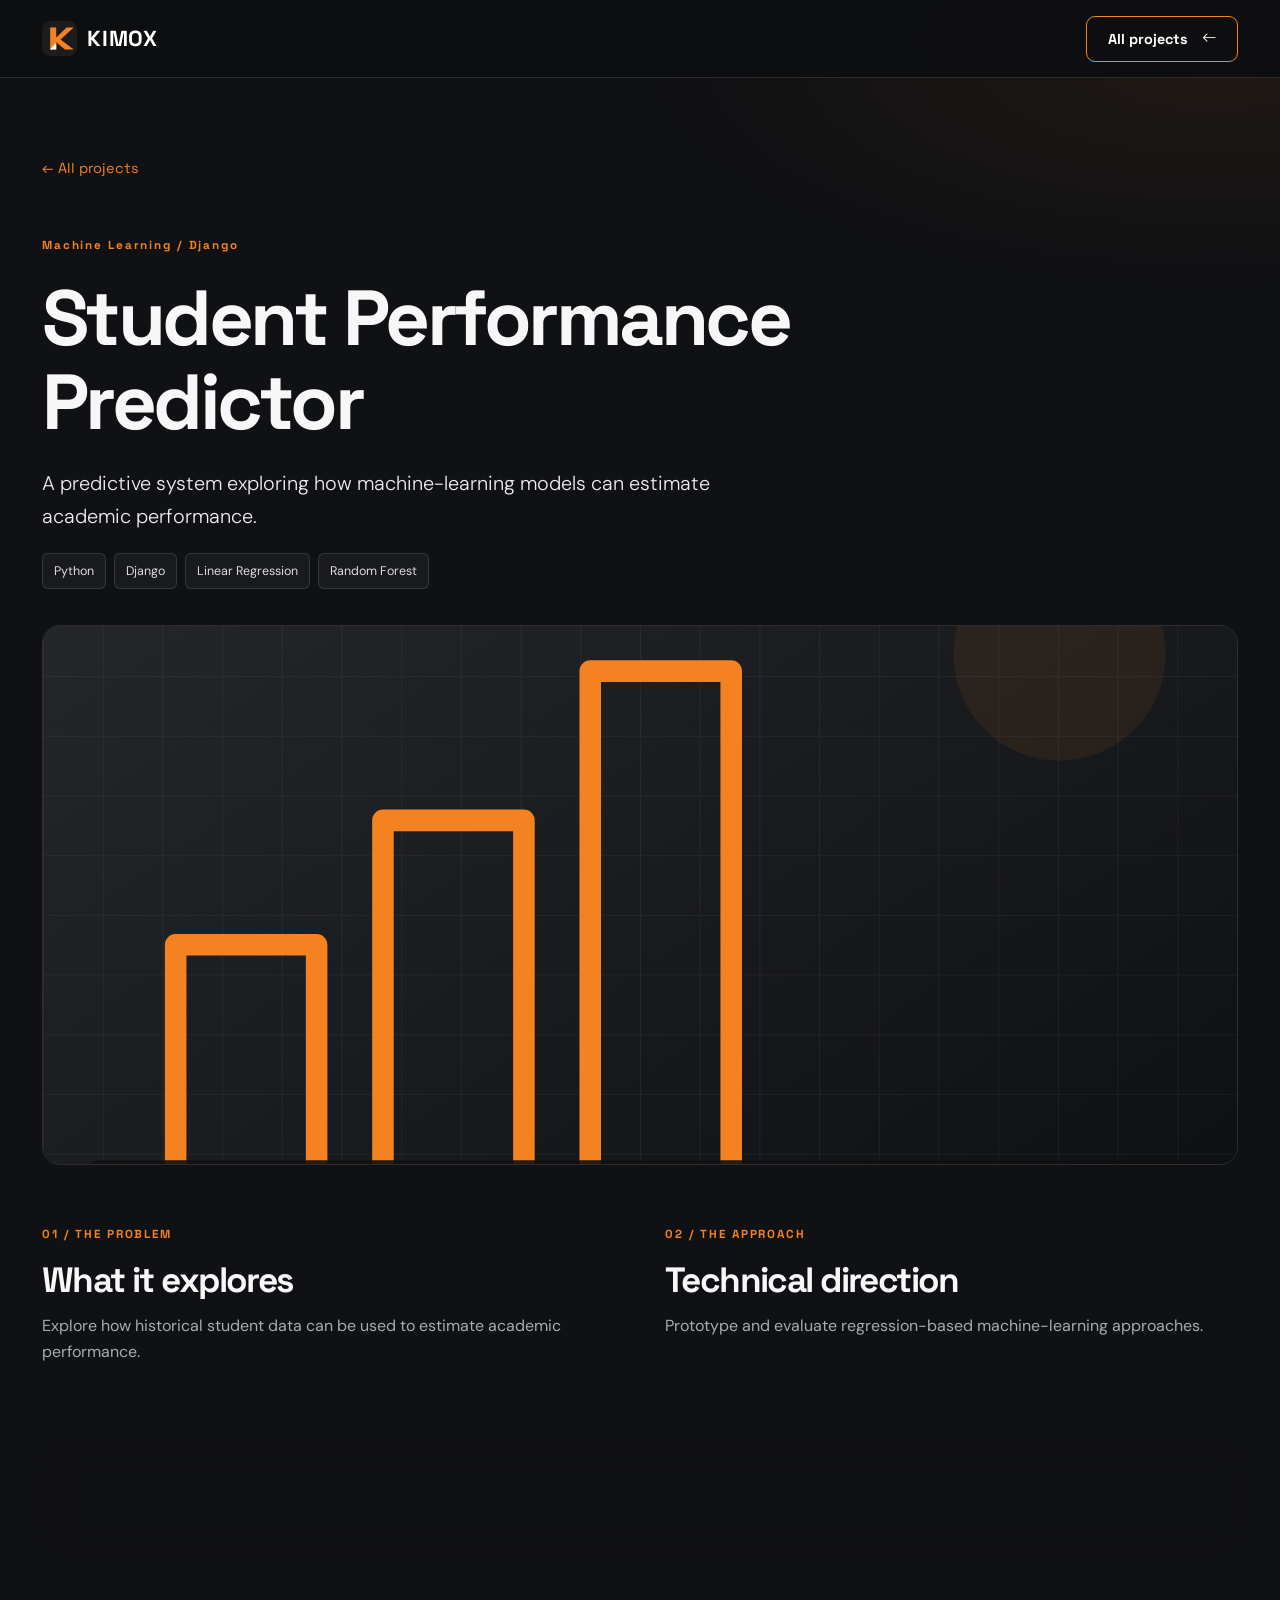
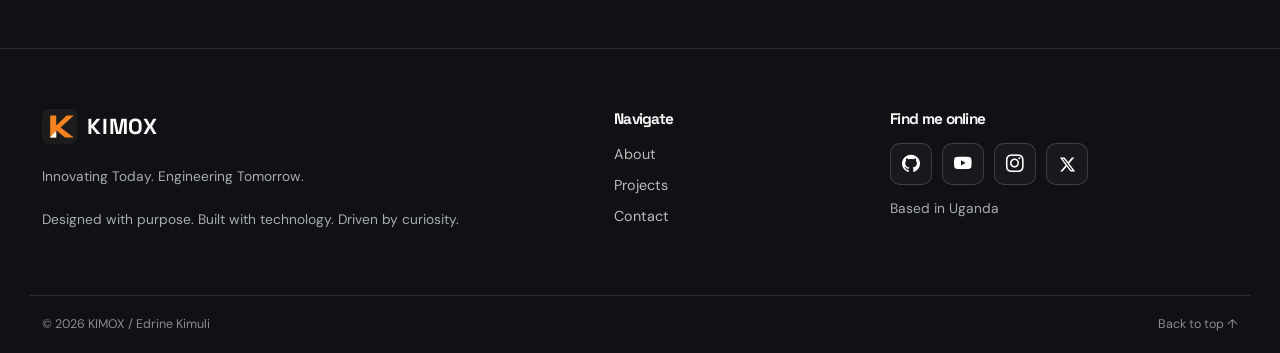
<file: projects/student-performance-predictor.html>
<!doctype html><html lang="en"><head><meta charset="utf-8"><meta name="viewport" content="width=device-width,initial-scale=1"><meta name="theme-color" content="#121315"><title>Project — KIMOX</title><link rel="icon" type="image/svg+xml" href="../assets/icons/kimox-mark.svg"><link rel="preconnect" href="https://fonts.googleapis.com"><link rel="preconnect" href="https://fonts.gstatic.com" crossorigin><link href="https://fonts.googleapis.com/css2?family=DM+Sans:wght@400;500;600;700&family=Space+Grotesk:wght@400;500;600;700&display=swap" rel="stylesheet"><link href="../vendor/bootstrap.min.css" rel="stylesheet"><link href="../vendor/bootstrap-icons.min.css" rel="stylesheet"><link rel="stylesheet" href="../css/style.css"></head><body id="top" data-depth="project"><nav class="navbar navbar-expand-lg fixed-top site-nav"><div class="container"><a href="../index.html" class="brand navbar-brand" data-brand><img src="../assets/icons/kimox-mark.svg" width="35" height="35" alt=""><strong>KIMOX</strong></a><a href="../index.html#projects" class="btn btn-outline-brand">All projects <i class="bi bi-arrow-left"></i></a></div></nav><main class="project-page" id="project-detail" data-slug="student-performance-predictor"></main><footer class="site-footer" id="site-footer"></footer><script src="../vendor/bootstrap.bundle.min.js"></script><script src="../js/data.js"></script><script src="../js/main.js"></script></body></html>
</file>
<file: css/style.css>
:root{--bg:#101114;--surface:#17191d;--surface2:#1e2025;--text:#f7f7f7;--muted:#a8abb2;--orange:#f58220;--border:rgba(255,255,255,.12);--radius:20px;--heading:'Space Grotesk',sans-serif;--body:'DM Sans',sans-serif}
*,*::before,*::after{box-sizing:border-box}html{scroll-behavior:smooth;scroll-padding-top:92px}body{margin:0;background:var(--bg);color:var(--text);font:16px/1.65 var(--body);overflow-x:hidden}body::before{content:"";position:fixed;inset:0;pointer-events:none;z-index:-1;background:radial-gradient(ellipse 60% 35% at 95% 6%,rgba(245,130,32,.07),transparent 75%)}::selection{background:var(--orange);color:#111}a{color:inherit;text-decoration:none}a:hover{color:var(--orange)}button,input,textarea{font:inherit}img{max-width:100%;height:auto}h1,h2,h3,h4{font-family:var(--heading);font-weight:700;letter-spacing:-.045em;line-height:1.08}h1{font-size:clamp(3.4rem,6.1vw,6.45rem)}h2{font-size:clamp(2.55rem,4.5vw,4.8rem)}h3{font-size:1.35rem}p{color:var(--muted);margin:0 0 1.25rem}h2 span.accent,.accent{color:var(--orange)}.container{max-width:1220px}.eyebrow{font:700 .73rem/1.4 var(--heading);letter-spacing:.16em;color:var(--orange)}.muted{color:var(--muted)}.lead{font-size:clamp(1.15rem,1.55vw,1.38rem);color:#eee;line-height:1.65}.section{padding:112px 0;position:relative}.section-heading{margin-bottom:48px}.section-heading h2{margin:18px 0 0}.section-split{display:grid;grid-template-columns:1.35fr .65fr;gap:4rem;align-items:end}.section-split>p{max-width:370px;margin-bottom:.65rem}.glass{background:linear-gradient(133deg,rgba(255,255,255,.085),rgba(255,255,255,.025) 68%);border:1px solid var(--border);border-radius:var(--radius);box-shadow:0 18px 50px rgba(0,0,0,.17);backdrop-filter:blur(14px);-webkit-backdrop-filter:blur(14px)}.btn{display:inline-flex;align-items:center;justify-content:center;gap:14px;border-radius:9px;padding:13px 21px;font:700 .9rem var(--heading);transition:transform .25s,background .25s,border-color .25s,box-shadow .25s}.btn:hover{transform:translateY(-3px)}.btn-brand{background:var(--orange);color:#161616;border:1px solid var(--orange)}.btn-brand:hover{background:#ff9a40;color:#111;box-shadow:0 12px 30px rgba(245,130,32,.22)}.btn-outline-light-custom,.btn-outline-brand{background:transparent;border:1px solid rgba(255,255,255,.42);color:#fff}.btn-outline-brand{border-color:var(--orange)}.btn-outline-light-custom:hover,.btn-outline-brand:hover{border-color:var(--orange);background:rgba(245,130,32,.07);color:var(--orange)}.btn[aria-disabled="true"]{opacity:.48;cursor:not-allowed;pointer-events:none}.site-nav{background:rgba(13,14,17,.88);border-bottom:1px solid var(--border);backdrop-filter:blur(20px);-webkit-backdrop-filter:blur(20px);min-height:78px}.brand{display:inline-flex;align-items:center;gap:10px;color:#fff;font:700 1.36rem var(--heading);letter-spacing:.035em}.brand:hover{color:white}.brand img{flex-shrink:0}.navbar .nav-link{color:#ccc;font-size:.9rem;font-weight:600;padding:10px 12px!important;transition:color .2s}.navbar .nav-link:hover,.navbar .nav-link:focus{color:var(--orange)}.navbar-toggler{border:1px solid var(--border);color:#fff;font-size:1.65rem}.navbar-toggler:focus{box-shadow:0 0 0 3px rgba(245,130,32,.3)}.hero{padding:162px 0 30px;min-height:800px;position:relative;overflow:hidden;background:linear-gradient(100deg,#111216 0%,#121316 59%,#161415 100%)}.hero::before{content:"";position:absolute;inset:0;background-image:linear-gradient(rgba(255,255,255,.027) 1px,transparent 1px),linear-gradient(90deg,rgba(255,255,255,.027) 1px,transparent 1px);background-size:68px 68px;mask-image:linear-gradient(to right,transparent 5%,#000 85%)}.hero-grid{display:grid;grid-template-columns:1.12fr .88fr;align-items:center;gap:22px;position:relative;z-index:1}.hero-copy{padding:25px 0 40px}.hero-label{display:flex;align-items:center;gap:11px;color:#bbb}.status-dot{width:7px;height:7px;border-radius:50%;background:var(--orange);box-shadow:0 0 0 5px rgba(245,130,32,.12)}.hero h1{margin:34px 0 23px;white-space:nowrap;letter-spacing:-.065em;line-height:1.03}.hero h1 em{color:var(--orange);font-style:normal}.hero-role{color:#e3e3e3;font:600 .95rem/1.6 var(--heading);margin-bottom:17px}.slash{color:var(--orange);padding:0 7px}.hero-intro{max-width:560px;font-size:1.09rem}.hero-actions{display:flex;gap:12px;flex-wrap:wrap;margin:32px 0 54px}.hero-bottom{display:flex;align-items:center;justify-content:space-between;max-width:550px;gap:16px}.social-row{display:flex;align-items:center;gap:10px;flex-wrap:wrap}.social-link{display:inline-flex;align-items:center;justify-content:center;gap:10px;color:#fff;width:42px;height:42px;border-radius:10px;border:1px solid rgba(255,255,255,.17);background:rgba(255,255,255,.035);transition:background .25s,transform .25s,border-color .25s}.social-link i{font-size:1.1rem}.social-link:hover{color:#121212;background:var(--orange);border-color:var(--orange);transform:translateY(-4px)}.hero-side-note{font:700 .64rem var(--heading);letter-spacing:.13em;color:#acafb5;white-space:nowrap}.hero-side-note i{margin-left:6px;color:var(--orange)}.hero-art{min-height:625px;position:relative;display:flex;align-items:center;justify-content:center}.portrait-frame{position:relative;width:86%;max-width:450px;aspect-ratio:640/760;z-index:2;box-shadow:0 25px 90px rgba(0,0,0,.45);border-radius:28px;border:1px solid rgba(255,255,255,.16);transform:rotate(2deg);transition:transform .5s}.portrait-frame:hover{transform:rotate(0deg) translateY(-6px)}.portrait-frame>img{width:100%;height:100%;object-fit:cover;display:block;border-radius:27px}.hero-orbit{position:absolute;left:8%;top:16%;width:80%;aspect-ratio:1;border:1px solid rgba(245,130,32,.24);border-radius:50%;animation:orbitFloat 13s ease-in-out infinite}.orbit-two{left:12%;top:22%;width:70%;border-style:dashed;opacity:.5;animation-duration:9s;animation-direction:reverse}.floating-badge{position:absolute;left:-50px;bottom:50px;padding:15px 20px;display:flex;align-items:center;gap:12px;transform:rotate(-2deg);border-color:rgba(245,130,32,.32);background:rgba(27,28,32,.88)}.badge-icon{display:grid;place-items:center;width:44px;height:44px;background:var(--orange);color:#161616;border-radius:10px;font-size:1.3rem}.floating-badge strong,.floating-badge small{display:block}.floating-badge strong{font:700 1rem var(--heading)}.floating-badge small{font-size:.76rem;color:#bfc1c6}.hero-art-caption{position:absolute;right:0;bottom:15px;font:600 .64rem var(--heading);letter-spacing:.12em;color:#86878a}.hero-stripe{position:relative;display:flex;justify-content:space-between;align-items:center;border-top:1px solid var(--border);color:#aaa;letter-spacing:.13em;font:600 .64rem var(--heading);padding-top:18px;margin-top:22px}.about-section{background:#17181b}.about-layout{display:grid;grid-template-columns:.85fr 1.15fr;gap:64px;align-items:center}.about-visual{min-height:440px;padding:24px;overflow:hidden}.about-visual-inner{height:100%;min-height:392px;display:flex;flex-direction:column;justify-content:space-between;background:linear-gradient(135deg,rgba(245,130,32,.14),transparent 55%);padding:28px;border-radius:12px;border:1px solid rgba(245,130,32,.1)}.about-visual-inner>span{font:700 .7rem var(--heading);letter-spacing:.15em;color:#c6c6c6}.abstract-k{font:700 clamp(10rem,21vw,19rem)/.9 var(--heading);letter-spacing:-.12em;color:var(--orange);text-align:center;text-shadow:16px 16px 0 rgba(245,130,32,.12)}.abstract-k span{color:#fff}.about-visual-inner p{font:600 1rem var(--heading);color:#ddd}.about-copy{max-width:630px}.about-copy>p{margin-bottom:22px}.fact-grid{display:grid;grid-template-columns:1fr 1fr;gap:20px 26px;border-top:1px solid var(--border);padding-top:26px;margin-top:33px}.fact-grid>div{display:grid;gap:4px}.fact-grid span{font:700 .68rem var(--heading);letter-spacing:.11em;color:var(--orange)}.fact-grid strong{font:600 .95rem var(--heading)}.skills-matrix{display:grid;grid-template-columns:repeat(3,1fr);gap:15px}.skill-group{min-height:184px;padding:25px}.skill-tags,.tag-list{display:flex;gap:8px;flex-wrap:wrap}.skill-tags{margin-top:25px}.skill-tags span,.tag-list span{font-size:.78rem;color:#ddd;padding:7px 11px;border:1px solid rgba(255,255,255,.13);border-radius:6px;background:rgba(255,255,255,.04)}.skill-group:hover{border-color:rgba(245,130,32,.5)}.projects-section{background:#161719}.featured-shell{padding:23px}.feature-head{display:flex;align-items:center;justify-content:space-between;margin-bottom:16px}.slider-controls{display:flex;gap:9px}.slider-controls button{display:grid;place-items:center;width:40px;height:40px;border:1px solid var(--border);border-radius:50%;color:white;background:#25262b;transition:.2s}.slider-controls button:hover{background:var(--orange);color:#111}.slide-layout{display:grid;grid-template-columns:1.15fr .85fr;gap:30px;align-items:center}.slide-image img{width:100%;aspect-ratio:3/2;object-fit:cover;border-radius:12px;display:block}.slide-details{padding:22px 22px 22px 0}.slide-details h3{font-size:clamp(1.65rem,2.7vw,2.9rem);margin:14px 0}.slide-details p{max-width:400px}.slide-details .tag-list{margin-top:22px}.subsection-head{display:flex;align-items:center;justify-content:space-between;gap:16px;margin:46px 0 22px}.filter-bar{display:flex;gap:8px;flex-wrap:wrap}.filter-btn{background:transparent;color:#b8b9bc;border:1px solid var(--border);padding:8px 14px;border-radius:8px;font-size:.8rem;transition:.2s}.filter-btn.active,.filter-btn:hover{color:#171717;background:var(--orange);border-color:var(--orange)}.projects-grid{display:grid;grid-template-columns:repeat(2,minmax(0,1fr));gap:20px}.project-card{overflow:hidden;transition:transform .3s,border-color .3s}.project-card:hover{transform:translateY(-5px);border-color:rgba(245,130,32,.45)}.project-card[hidden]{display:none!important}.project-img{display:block;position:relative;overflow:hidden}.project-img img{width:100%;aspect-ratio:1.65;object-fit:cover;display:block;transition:transform .5s}.project-card:hover .project-img img{transform:scale(1.04)}.project-number{position:absolute;top:15px;right:15px;border:1px solid var(--border);padding:5px 10px;background:rgba(0,0,0,.7);border-radius:6px;font:700 .75rem var(--heading)}.project-body{padding:28px}.project-body h3{margin:12px 0;font-size:1.55rem}.project-body p{min-height:56px}.project-body .tag-list{margin:16px 0 24px}.text-link{font:700 .87rem var(--heading);color:var(--orange)}.timeline{display:grid;gap:16px}.timeline-item{display:grid;grid-template-columns:245px 1fr 48px;gap:22px;padding:32px;align-items:start}.timeline-date{font:700 .73rem var(--heading);color:var(--orange);letter-spacing:.08em}.timeline-item h3{font-size:1.65rem}.timeline-item p:last-child{margin:0;max-width:650px}.strong-sub{color:#f2f2f2;font-weight:700}.timeline-icon{font-size:2rem;color:var(--orange)}.services-section{background:#17181b}.service-grid{display:grid;grid-template-columns:repeat(4,1fr);gap:16px}.service{padding:28px;min-height:240px}.service>i{font-size:2.1rem;color:var(--orange)}.service h3{margin:20px 0 12px}.journey-strip{display:flex;flex-wrap:wrap;gap:12px}.journey-strip span{padding:18px 24px;background:#1c1e22;border:1px solid var(--border);border-radius:10px;font:700 .85rem var(--heading);letter-spacing:.04em}.journey-strip span:nth-child(2n){border-color:rgba(245,130,32,.25)}.journey-caption{margin-top:22px}.github-section{background:#17181b}.github-layout{display:grid;grid-template-columns:1fr .6fr;padding:50px;gap:40px;align-items:center}.github-layout h2{margin:15px 0 24px}.github-layout p{max-width:520px}.github-art{display:flex;flex-direction:column;align-items:center;gap:20px;color:var(--orange)}.github-art i{font-size:clamp(8rem,15vw,13rem);line-height:1}.github-art span{font:700 .73rem var(--heading);letter-spacing:.17em}.resume-layout{padding:45px;display:grid;grid-template-columns:1fr .6fr;gap:34px;align-items:center}.resume-layout h2{margin:15px 0}.cv-card{display:flex;flex-direction:column;align-items:center;justify-content:center;min-height:270px;gap:12px;border:1px dashed rgba(245,130,32,.45);border-radius:14px;background:rgba(245,130,32,.04);text-align:center}.cv-card i{font-size:4.7rem;color:var(--orange)}.cv-card span{font:700 .95rem var(--heading);letter-spacing:.08em}.cv-card small{color:#bbb}.contact-section{background:#18191c}.contact-layout{display:grid;grid-template-columns:.75fr 1.25fr;gap:70px}.contact-info .lead{margin-bottom:36px}.social-list{display:grid;gap:10px;margin:23px 0}.social-list .social-link{justify-content:flex-start;width:auto;height:auto;padding:13px 15px;gap:14px;font-size:.95rem}.social-list .social-link i{width:24px;text-align:center}.contact-location{margin-top:28px}.contact-form{padding:34px}.contact-form label{display:block;font-size:.8rem;font-weight:700;color:#d4d4d4;margin-bottom:7px}.contact-form input,.contact-form textarea{display:block;width:100%;background:#24252a;color:#fff;border:1px solid rgba(255,255,255,.15);border-radius:8px;padding:12px 14px;outline:none;transition:border-color .2s,box-shadow .2s}.contact-form input:focus,.contact-form textarea:focus{border-color:var(--orange);box-shadow:0 0 0 3px rgba(245,130,32,.14)}.contact-form input::placeholder,.contact-form textarea::placeholder{color:#868891}.contact-form .btn{margin-top:20px}.form-feedback{font-size:.8rem;margin:14px 0 0}.form-feedback.error{color:#ffad9a}.form-feedback.success{color:#9fe2af}.site-footer{background:#101114;border-top:1px solid var(--border);padding:60px 0 18px}.footer-grid{display:grid;grid-template-columns:1.5fr .65fr 1fr;gap:50px}.footer-grid h3{font:700 .96rem var(--heading);margin-bottom:15px}.footer-grid p{margin-top:12px;font-size:.86rem}.footer-grid>div:nth-child(2)>a{display:block;color:#bbb;font-size:.9rem;margin:7px 0}.footer-grid>div:nth-child(2)>a:hover{color:var(--orange)}.foot-bottom{border-top:1px solid var(--border);margin-top:45px;padding-top:18px;display:flex;justify-content:space-between;color:#898b90;font-size:.78rem}.project-page{padding:155px 0 95px;min-height:80vh}.back-link{font:.9rem var(--heading);color:var(--orange)}.project-detail-head{margin-top:50px;margin-bottom:36px}.project-detail-head h1{margin:18px 0 23px;max-width:900px}.project-detail-head .lead{max-width:750px}.detail-image{width:100%;border-radius:18px;border:1px solid var(--border);max-height:540px;object-fit:cover}.detail-columns{display:grid;grid-template-columns:1fr 1fr;gap:50px;margin:55px 0}.detail-columns h2{font-size:2.2rem;margin:14px 0}.project-disclaimer{padding:27px;display:flex;gap:18px}.project-disclaimer>i{font-size:1.6rem;color:var(--orange)}.project-disclaimer p{margin:4px 0 0}.reveal{opacity:0;transform:translateY(20px);transition:opacity .7s ease,transform .7s ease}.reveal.shown{opacity:1;transform:translateY(0)}@keyframes orbitFloat{0%,100%{transform:translateY(0) rotate(0)}50%{transform:translateY(13px) rotate(6deg)}}:focus-visible{outline:3px solid var(--orange)!important;outline-offset:3px}
@media(max-width:1199px){.hero h1{font-size:clamp(3.1rem,5.5vw,5.5rem)}.hero-art{min-height:540px}.service-grid{grid-template-columns:repeat(2,1fr)}.floating-badge{left:-28px}}@media(max-width:991px){.navbar-collapse{padding:15px 0 22px}.nav-cta{margin-top:13px}.hero{padding-top:125px}.hero-grid{grid-template-columns:1fr}.hero h1{font-size:clamp(3.65rem,8.5vw,6rem)}.hero-art{min-height:580px;max-width:560px;width:100%;margin:auto}.hero-bottom{max-width:100%}.about-layout{gap:35px}.skills-matrix{grid-template-columns:repeat(2,1fr)}.section-split{gap:25px}.contact-layout{gap:35px}.timeline-item{grid-template-columns:180px 1fr 35px}.footer-grid{gap:20px}}@media(max-width:767px){.section{padding:78px 0}.section-heading{margin-bottom:32px}.section-split,.about-layout,.slide-layout,.contact-layout,.github-layout,.resume-layout,.detail-columns{grid-template-columns:1fr}.hero{padding-top:124px}.hero h1{font-size:clamp(2.85rem,10vw,4.6rem)}.hero-copy{padding-bottom:0}.hero-art{min-height:470px;margin-top:24px}.portrait-frame{max-width:330px}.floating-badge{left:-18px;bottom:30px}.hero-stripe{gap:20px}.hero-stripe span:last-child{display:none}.about-visual{min-height:310px}.about-visual-inner{min-height:285px}.abstract-k{font-size:10rem}.section-split>p{max-width:600px}.skills-matrix{grid-template-columns:1fr 1fr}.slide-details{padding:7px 5px 10px}.slide-details h3{font-size:1.7rem}.subsection-head{align-items:start;flex-direction:column}.projects-grid{grid-template-columns:1fr}.timeline-item{grid-template-columns:1fr 32px;gap:12px}.timeline-date{grid-column:1/-1}.timeline-icon{grid-column:2;grid-row:2}.timeline-item>div:nth-child(2){grid-column:1;grid-row:2}.github-layout,.resume-layout{padding:30px}.github-art i{font-size:7rem}.contact-form{padding:25px}.footer-grid{grid-template-columns:1fr 1fr}.footer-grid>div:first-child{grid-column:1/-1}.hero-side-note{display:none}}@media(max-width:480px){.hero h1{font-size:clamp(2.52rem,10.5vw,3.2rem)}.hero-role{font-size:.83rem}.hero-intro{font-size:1rem}.hero-actions .btn{font-size:.84rem;padding:12px 15px}.hero-art{min-height:395px}.portrait-frame{width:83%;max-width:275px}.floating-badge{padding:9px 10px;left:-18px;bottom:12px}.badge-icon{width:34px;height:34px}.floating-badge small{font-size:.65rem}.skills-matrix,.service-grid,.footer-grid{grid-template-columns:1fr}.footer-grid>div:first-child{grid-column:auto}.fact-grid{gap:14px}.fact-grid strong{font-size:.84rem}.project-body{padding:21px}.hero-label{font-size:.62rem}.feature-head .eyebrow{font-size:.61rem}.slide-layout{gap:14px}.contact-form{padding:20px}.foot-bottom{flex-direction:column;gap:7px}}@media(prefers-reduced-motion:reduce){*,*::before,*::after{scroll-behavior:auto!important;animation:none!important;transition:none!important}.reveal{opacity:1!important;transform:none!important}}

.social-svg{width:17px;height:17px;filter:invert(1);transition:filter .2s}.social-link:hover .social-svg{filter:none}
</file>
